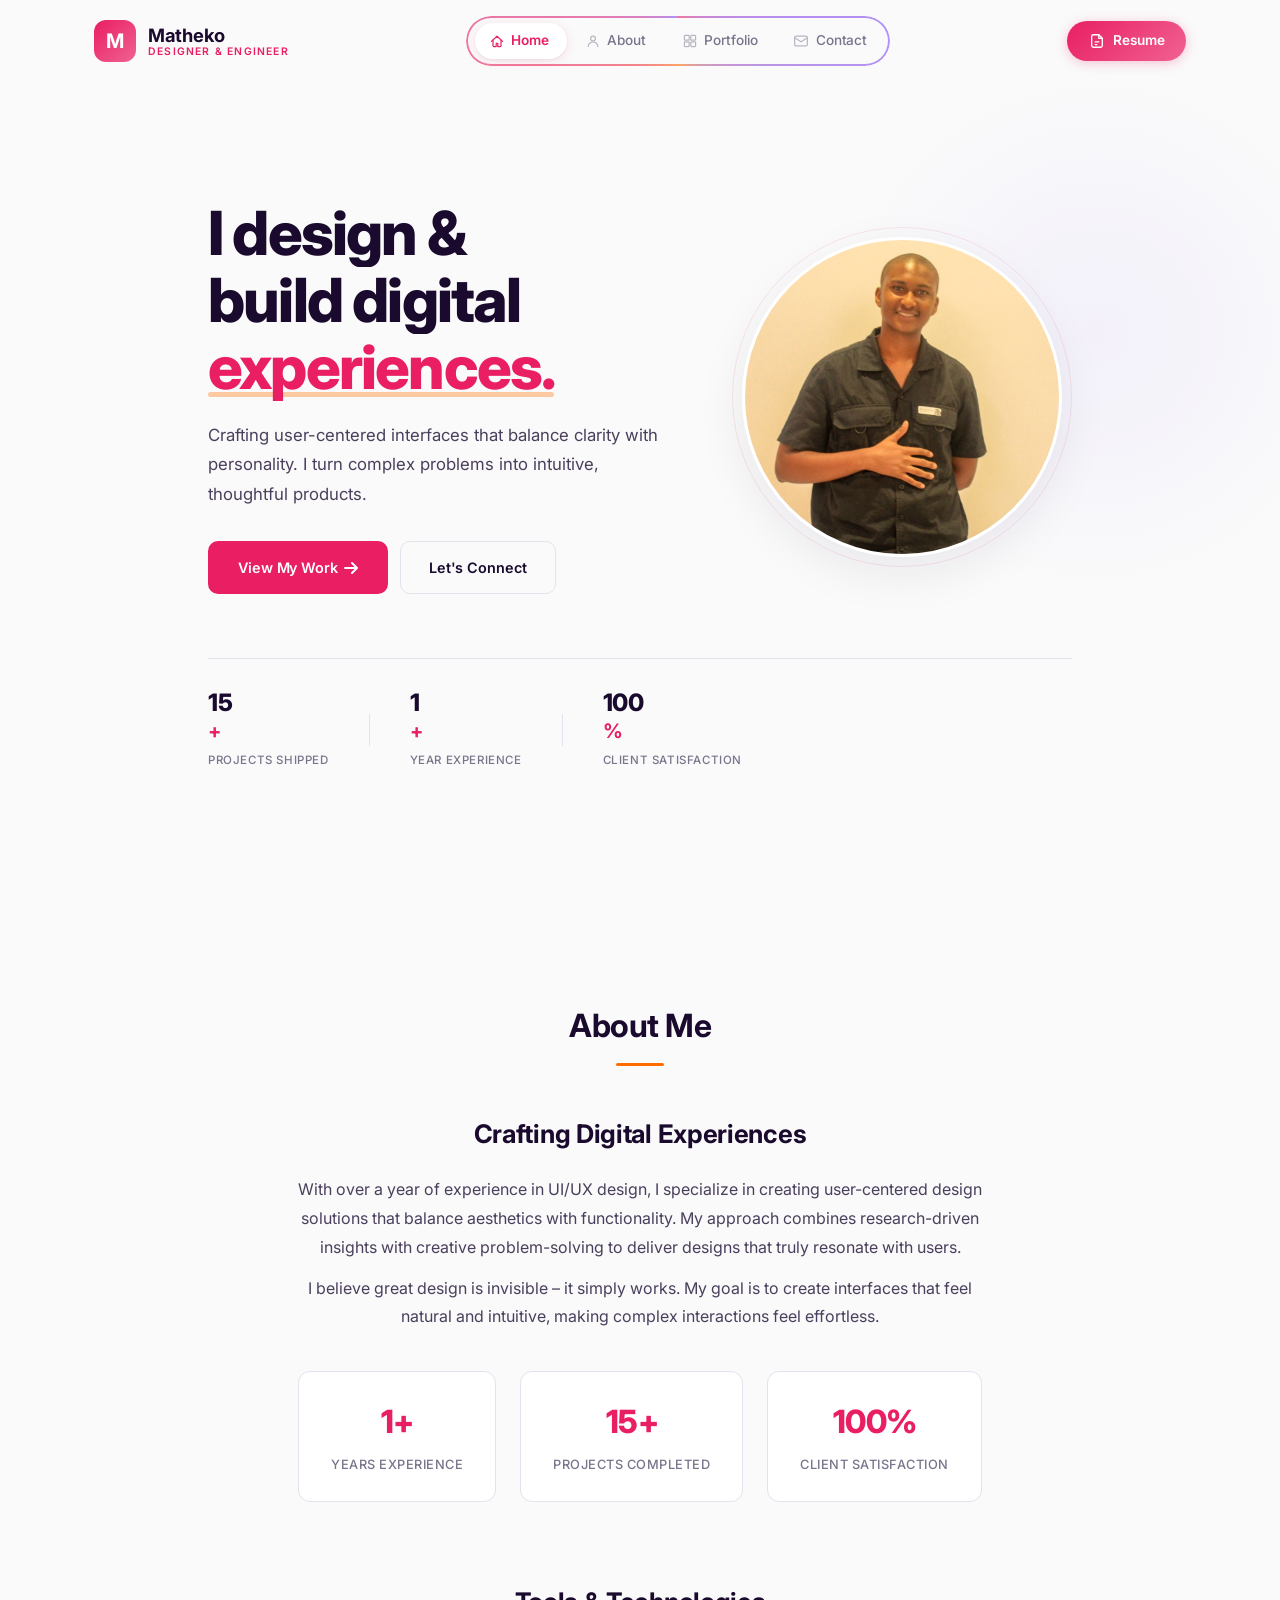
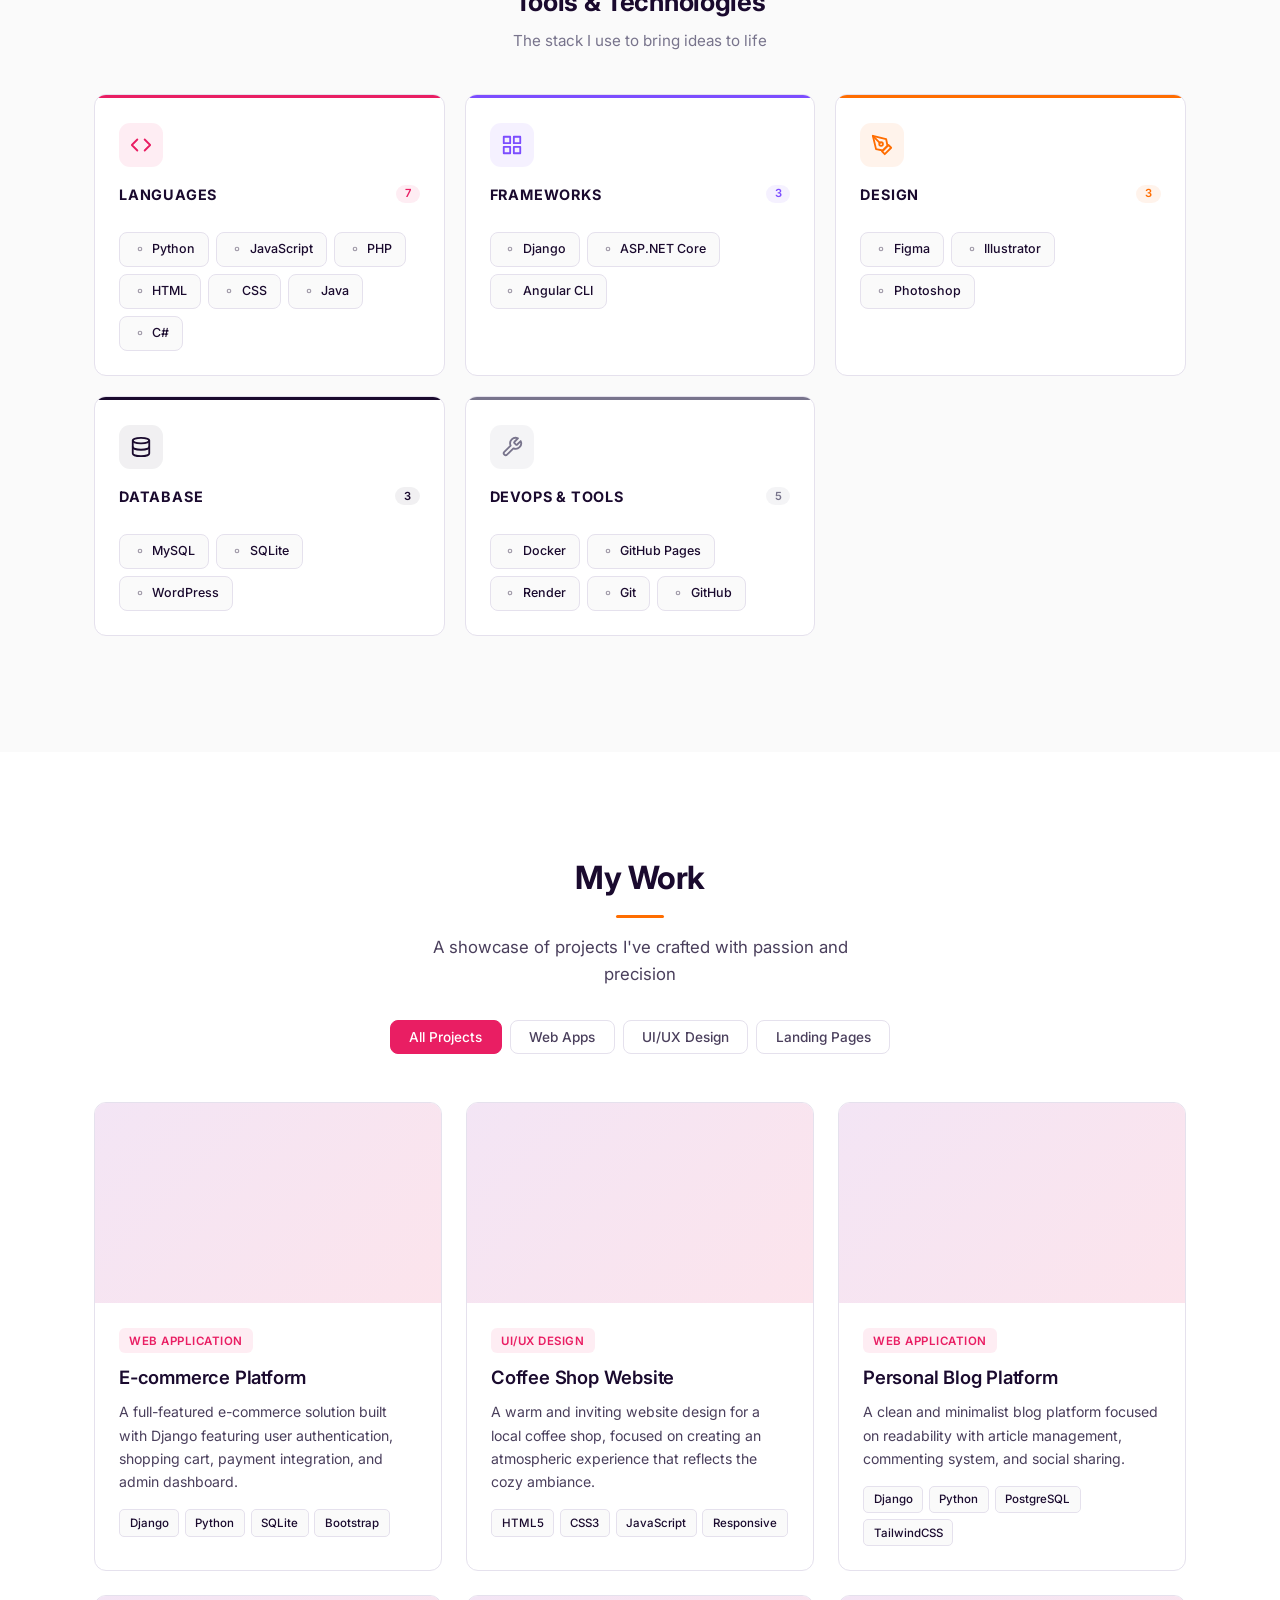
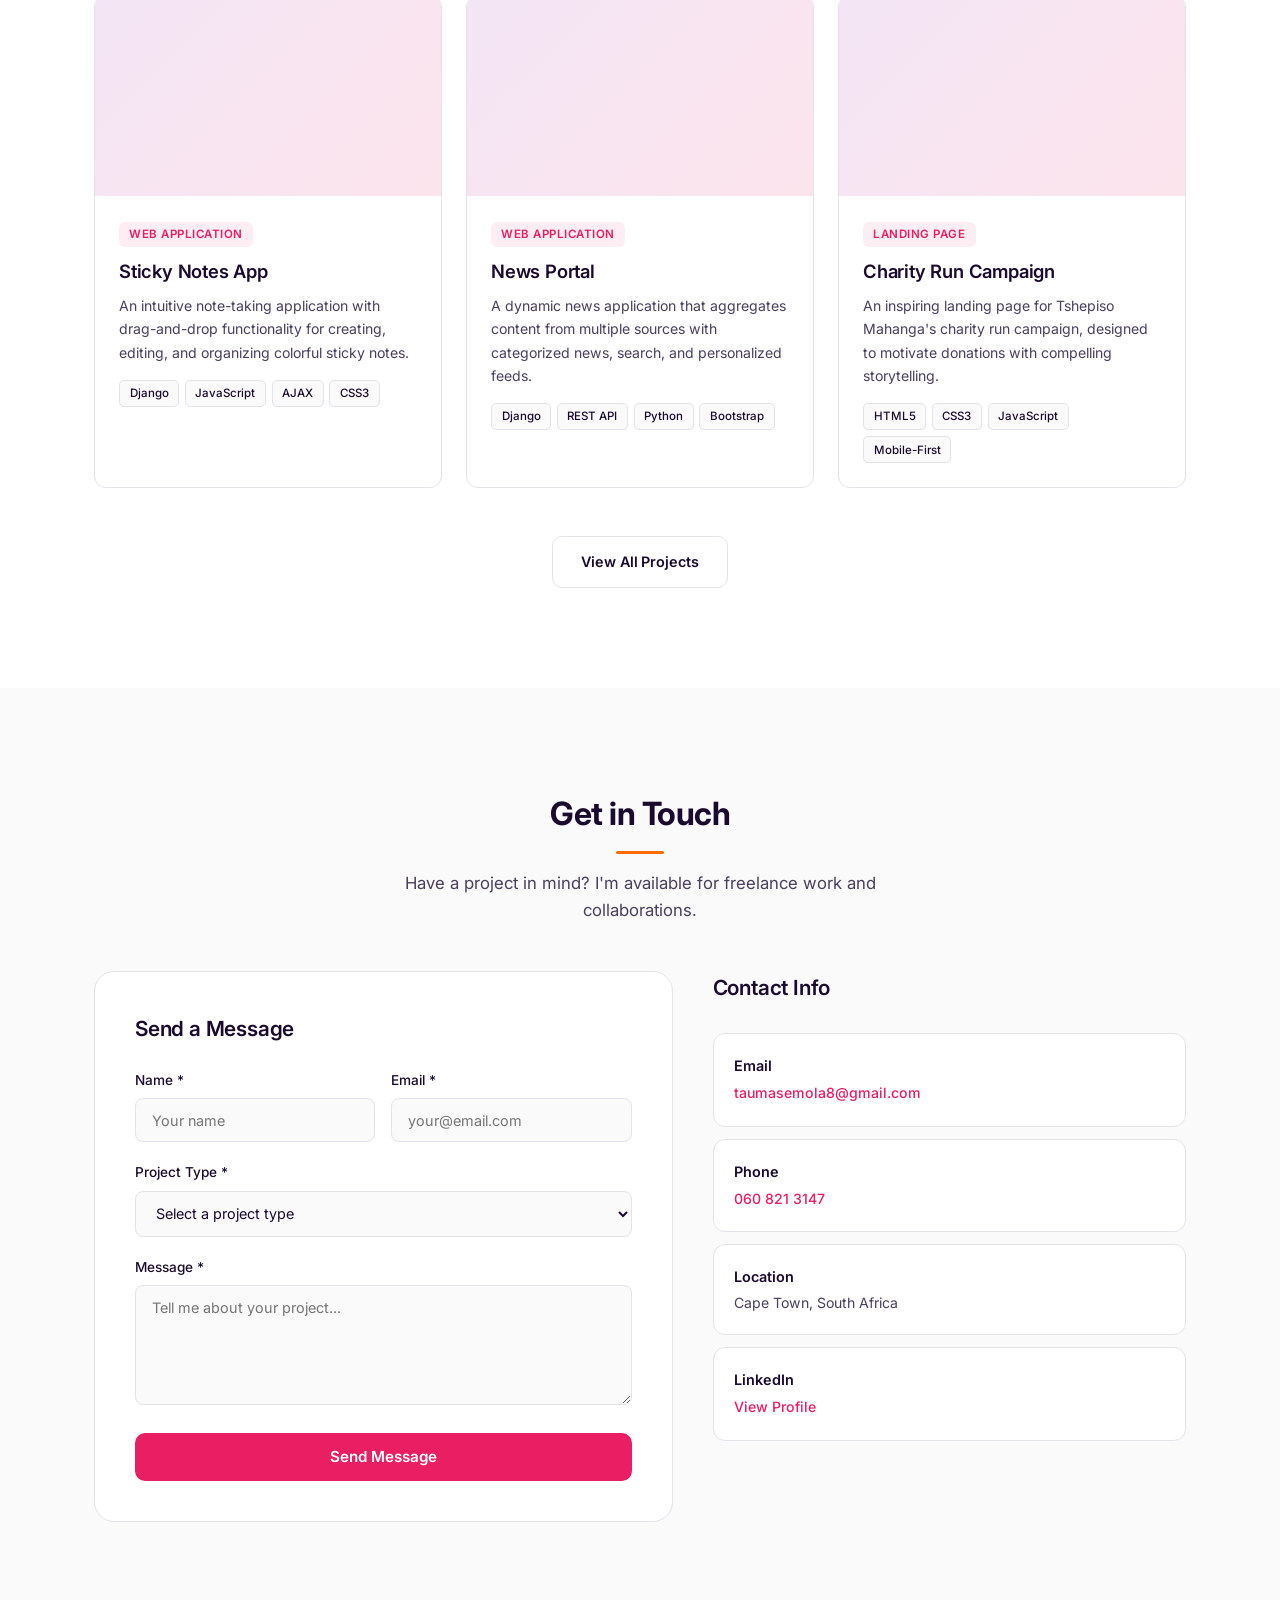
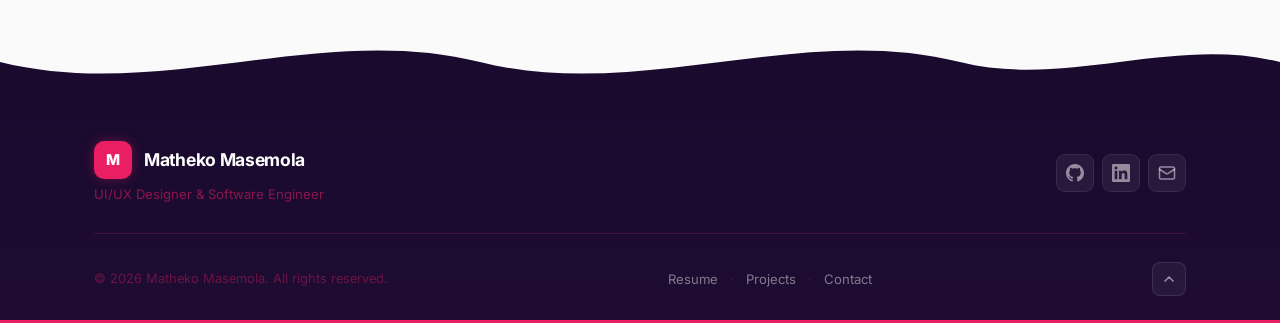
<file: index.html>
<!DOCTYPE html>
<html lang="en">
<head>
    <meta charset="UTF-8">
    <meta name="viewport" content="width=device-width, initial-scale=1.0">
    
    <!-- Primary Meta Tags -->
    <title>Matheko Masemola - UI/UX Designer & Software Engineer</title>
    <meta name="description" content="Matheko Masemola is a UI/UX Designer and Software Engineer based in Cape Town, South Africa. Specializing in user-centered design and full-stack development.">
    <meta name="author" content="Matheko Masemola">
    <meta name="robots" content="index, follow">
    
    <!-- Open Graph -->
    <meta property="og:type" content="website">
    <meta property="og:url" content="https://mathekotauu.github.io/git-task/">
    <meta property="og:title" content="Matheko Masemola - UI/UX Designer & Software Engineer">
    <meta property="og:description" content="UI/UX Designer and Software Engineer creating user-centered digital experiences. Based in Cape Town, South Africa.">
    <meta property="og:image" content="https://mathekotauu.github.io/git-task/media/portfolio-preview.png">
    
    <!-- Twitter Card -->
    <meta name="twitter:card" content="summary_large_image">
    <meta name="twitter:title" content="Matheko Masemola - UI/UX Designer & Software Engineer">
    <meta name="twitter:description" content="UI/UX Designer and Software Engineer creating user-centered digital experiences.">
    <meta name="twitter:image" content="https://mathekotauu.github.io/git-task/media/portfolio-preview.png">
    
    <!-- Canonical URL -->
    <link rel="canonical" href="https://mathekotauu.github.io/git-task/">
    
    <!-- Favicon -->
    <link rel="apple-touch-icon" sizes="180x180" href="favicon_io/apple-touch-icon.png">
    <link rel="icon" type="image/png" sizes="32x32" href="favicon_io/favicon-32x32.png">
    <link rel="icon" type="image/png" sizes="16x16" href="favicon_io/favicon-16x16.png">
    <link rel="manifest" href="favicon_io/site.webmanifest">
    
    <!-- Google Fonts -->
    <link rel="preconnect" href="https://fonts.googleapis.com">
    <link rel="preconnect" href="https://fonts.gstatic.com" crossorigin>
    <link href="https://fonts.googleapis.com/css2?family=Inter:wght@300;400;500;600;700;800&family=Space+Grotesk:wght@400;500;600;700&display=swap" rel="stylesheet">
    
    <!-- Stylesheet -->
    <link rel="stylesheet" href="styling_new.css">
    
    <!-- Structured Data -->
    <script type="application/ld+json">
    {
      "@context": "https://schema.org",
      "@type": "Person",
      "name": "Matheko Masemola",
      "jobTitle": "UI/UX Designer & Software Engineer",
      "url": "https://mathekotauu.github.io/git-task/",
      "sameAs": [
        "https://www.linkedin.com/in/matheko-masemola/",
        "https://github.com/MathekoTauu"
      ],
      "address": {
        "@type": "PostalAddress",
        "addressLocality": "Cape Town",
        "addressCountry": "South Africa"
      },
      "email": "taumasemola8@gmail.com",
      "description": "UI/UX Designer and Software Engineer specializing in user-centered design and full-stack development"
    }
    </script>
</head>
<body>
    <!-- Header -->
    <header>
        <nav class="container">
            <div class="logo-container">
                <a href="#home" class="logo">
                    <div class="logo-icon">
                        <span>M</span>
                        <div class="logo-pulse"></div>
                    </div>
                    <div class="logo-text">
                        <span class="name">Matheko</span>
                        <span class="title">Designer & Engineer</span>
                    </div>
                </a>
            </div>
            <ul class="nav-links" id="navLinks">
                <li><a href="#home" class="nav-link active" data-label="Home">
                    <svg class="nav-icon" viewBox="0 0 20 20" fill="none" stroke="currentColor" stroke-width="1.5" stroke-linecap="round" stroke-linejoin="round"><path d="M3 10.5L10 4l7 6.5"/><path d="M5 9v7a1 1 0 001 1h3v-4h2v4h3a1 1 0 001-1V9"/></svg>
                    <span>Home</span>
                </a></li>
                <li><a href="#about" class="nav-link" data-label="About">
                    <svg class="nav-icon" viewBox="0 0 20 20" fill="none" stroke="currentColor" stroke-width="1.5" stroke-linecap="round" stroke-linejoin="round"><circle cx="10" cy="7" r="3"/><path d="M4 17c0-3.3 2.7-6 6-6s6 2.7 6 6"/></svg>
                    <span>About</span>
                </a></li>
                <li><a href="#portfolio" class="nav-link" data-label="Portfolio">
                    <svg class="nav-icon" viewBox="0 0 20 20" fill="none" stroke="currentColor" stroke-width="1.5" stroke-linecap="round" stroke-linejoin="round"><rect x="3" y="3" width="6" height="6" rx="1"/><rect x="11" y="3" width="6" height="6" rx="1"/><rect x="3" y="11" width="6" height="6" rx="1"/><rect x="11" y="11" width="6" height="6" rx="1"/></svg>
                    <span>Portfolio</span>
                </a></li>
                <li><a href="#contact" class="nav-link" data-label="Contact">
                    <svg class="nav-icon" viewBox="0 0 20 20" fill="none" stroke="currentColor" stroke-width="1.5" stroke-linecap="round" stroke-linejoin="round"><rect x="2" y="4" width="16" height="12" rx="2"/><path d="M2 6l8 5 8-5"/></svg>
                    <span>Contact</span>
                </a></li>
                <div class="nav-indicator" id="navIndicator"></div>
            </ul>
            <div class="header-actions">
                <a href="Matheko Masemola CV.pdf" class="resume-btn" target="_blank">
                    <svg class="resume-icon" viewBox="0 0 18 18" fill="none" stroke="currentColor" stroke-width="1.5" stroke-linecap="round" stroke-linejoin="round"><path d="M11 2H5a2 2 0 00-2 2v10a2 2 0 002 2h8a2 2 0 002-2V6l-4-4z"/><path d="M11 2v4h4"/><path d="M7 10h4M7 13h2"/></svg>
                    <span class="btn-text">Resume</span>
                </a>
            </div>
            <button class="mobile-menu" id="mobileMenu" aria-label="Toggle menu">
                <div class="hamburger-box">
                    <div class="hamburger-line top"></div>
                    <div class="hamburger-line mid"></div>
                    <div class="hamburger-line bot"></div>
                </div>
            </button>
        </nav>
        <div class="scroll-progress" id="scrollProgress"></div>
    </header>

    <!-- Full-screen mobile overlay -->
    <div class="mobile-overlay" id="mobileOverlay">
        <div class="overlay-bg"></div>
        <div class="overlay-content">
            <ul class="overlay-nav">
                <li style="--i:0"><a href="#home" class="overlay-link">Home</a></li>
                <li style="--i:1"><a href="#about" class="overlay-link">About</a></li>
                <li style="--i:2"><a href="#portfolio" class="overlay-link">Portfolio</a></li>
                <li style="--i:3"><a href="#contact" class="overlay-link">Contact</a></li>
            </ul>
            <a href="Matheko Masemola CV.pdf" class="overlay-resume" target="_blank">Download Resume</a>
        </div>
    </div>

    <!-- Hero Section -->
    <section id="home" class="hero">
        <div class="hero-bg-accent"></div>
        <div class="container">
            <div class="hero-content">
                <div class="hero-text">
                    <h1 class="hero-title">
                        <span class="title-line"><span class="reveal">I design &</span></span>
                        <span class="title-line"><span class="reveal">build digital</span></span>
                        <span class="title-line"><span class="reveal accent">experiences.</span></span>
                    </h1>
                    <p class="hero-description">Crafting user-centered interfaces that balance clarity with personality. I turn complex problems into intuitive, thoughtful products.</p>
                    <div class="hero-actions">
                        <a href="#portfolio" class="btn-primary">
                            View My Work
                            <svg width="14" height="14" viewBox="0 0 14 14" fill="none" stroke="currentColor" stroke-width="2" stroke-linecap="round" stroke-linejoin="round"><path d="M1 7h12M8 2l5 5-5 5"/></svg>
                        </a>
                        <a href="#contact" class="btn-ghost">Let's Connect</a>
                    </div>
                </div>
                <div class="hero-visual">
                    <div class="photo-frame">
                        <img src="media/Matheko2.jpeg" alt="Matheko Masemola — UI/UX Designer and Software Engineer" class="profile-photo" loading="eager">
                        <div class="frame-ring"></div>
                    </div>
                </div>
            </div>
            <div class="hero-proof">
                <div class="proof-item">
                    <strong class="proof-number" data-target="15">0</strong><span class="proof-suffix">+</span>
                    <span class="proof-label">Projects Shipped</span>
                </div>
                <div class="proof-divider"></div>
                <div class="proof-item">
                    <strong class="proof-number" data-target="1">0</strong><span class="proof-suffix">+</span>
                    <span class="proof-label">Year Experience</span>
                </div>
                <div class="proof-divider"></div>
                <div class="proof-item">
                    <strong class="proof-number" data-target="100">0</strong><span class="proof-suffix">%</span>
                    <span class="proof-label">Client Satisfaction</span>
                </div>
            </div>
        </div>
    </section>

    <!-- About Section -->
    <section id="about" class="about">
        <div class="container">
            <div class="about-header">
                <h2 class="section-title">About Me</h2>
            </div>
            
            <div class="about-content">
                <div class="about-intro">
                    <div class="about-text">
                        <h3>Crafting Digital Experiences</h3>
                        <p>With over a year of experience in UI/UX design, I specialize in creating user-centered design solutions that balance aesthetics with functionality. My approach combines research-driven insights with creative problem-solving to deliver designs that truly resonate with users.</p>
                        <p>I believe great design is invisible – it simply works. My goal is to create interfaces that feel natural and intuitive, making complex interactions feel effortless.</p>
                        
                        <div class="about-highlights">
                            <div class="highlight-item">
                                <span class="highlight-number">1+</span>
                                <span class="highlight-label">Years Experience</span>
                            </div>
                            <div class="highlight-item">
                                <span class="highlight-number">15+</span>
                                <span class="highlight-label">Projects Completed</span>
                            </div>
                            <div class="highlight-item">
                                <span class="highlight-number">100%</span>
                                <span class="highlight-label">Client Satisfaction</span>
                            </div>
                        </div>
                    </div>
                </div>

                <!-- Tools & Technologies -->
                <div class="skills-expertise">
                    <div class="tech-section">
                        <div class="section-header">
                            <h3 class="tech-section-title">Tools & Technologies</h3>
                            <p class="tech-section-subtitle">The stack I use to bring ideas to life</p>
                        </div>

                        <div class="tech-grid">
                            <!-- Languages -->
                            <div class="tech-category" data-accent="secondary">
                                <div class="category-icon-wrap" aria-hidden="true">
                                    <svg width="22" height="22" viewBox="0 0 24 24" fill="none" stroke="currentColor" stroke-width="2" stroke-linecap="round" stroke-linejoin="round"><polyline points="16 18 22 12 16 6"/><polyline points="8 6 2 12 8 18"/></svg>
                                </div>
                                <div class="category-header">
                                    <h4 class="category-title">Languages</h4>
                                    <span class="category-count">7</span>
                                </div>
                                <div class="tech-items">
                                    <span class="tech-badge"><svg width="14" height="14" viewBox="0 0 24 24" fill="none" stroke="currentColor" stroke-width="2"><circle cx="12" cy="12" r="3"/></svg>Python</span>
                                    <span class="tech-badge"><svg width="14" height="14" viewBox="0 0 24 24" fill="none" stroke="currentColor" stroke-width="2"><circle cx="12" cy="12" r="3"/></svg>JavaScript</span>
                                    <span class="tech-badge"><svg width="14" height="14" viewBox="0 0 24 24" fill="none" stroke="currentColor" stroke-width="2"><circle cx="12" cy="12" r="3"/></svg>PHP</span>
                                    <span class="tech-badge"><svg width="14" height="14" viewBox="0 0 24 24" fill="none" stroke="currentColor" stroke-width="2"><circle cx="12" cy="12" r="3"/></svg>HTML</span>
                                    <span class="tech-badge"><svg width="14" height="14" viewBox="0 0 24 24" fill="none" stroke="currentColor" stroke-width="2"><circle cx="12" cy="12" r="3"/></svg>CSS</span>
                                    <span class="tech-badge"><svg width="14" height="14" viewBox="0 0 24 24" fill="none" stroke="currentColor" stroke-width="2"><circle cx="12" cy="12" r="3"/></svg>Java</span>
                                    <span class="tech-badge"><svg width="14" height="14" viewBox="0 0 24 24" fill="none" stroke="currentColor" stroke-width="2"><circle cx="12" cy="12" r="3"/></svg>C#</span>
                                </div>
                            </div>

                            <!-- Frameworks -->
                            <div class="tech-category" data-accent="accent2">
                                <div class="category-icon-wrap" aria-hidden="true">
                                    <svg width="22" height="22" viewBox="0 0 24 24" fill="none" stroke="currentColor" stroke-width="2" stroke-linecap="round" stroke-linejoin="round"><rect x="3" y="3" width="7" height="7"/><rect x="14" y="3" width="7" height="7"/><rect x="14" y="14" width="7" height="7"/><rect x="3" y="14" width="7" height="7"/></svg>
                                </div>
                                <div class="category-header">
                                    <h4 class="category-title">Frameworks</h4>
                                    <span class="category-count">3</span>
                                </div>
                                <div class="tech-items">
                                    <span class="tech-badge"><svg width="14" height="14" viewBox="0 0 24 24" fill="none" stroke="currentColor" stroke-width="2"><circle cx="12" cy="12" r="3"/></svg>Django</span>
                                    <span class="tech-badge"><svg width="14" height="14" viewBox="0 0 24 24" fill="none" stroke="currentColor" stroke-width="2"><circle cx="12" cy="12" r="3"/></svg>ASP.NET Core</span>
                                    <span class="tech-badge"><svg width="14" height="14" viewBox="0 0 24 24" fill="none" stroke="currentColor" stroke-width="2"><circle cx="12" cy="12" r="3"/></svg>Angular CLI</span>
                                </div>
                            </div>

                            <!-- Design -->
                            <div class="tech-category" data-accent="accent1">
                                <div class="category-icon-wrap" aria-hidden="true">
                                    <svg width="22" height="22" viewBox="0 0 24 24" fill="none" stroke="currentColor" stroke-width="2" stroke-linecap="round" stroke-linejoin="round"><path d="M12 19l7-7 3 3-7 7-3-3z"/><path d="M18 13l-1.5-7.5L2 2l3.5 14.5L13 18l5-5z"/><path d="M2 2l7.586 7.586"/><circle cx="11" cy="11" r="2"/></svg>
                                </div>
                                <div class="category-header">
                                    <h4 class="category-title">Design</h4>
                                    <span class="category-count">3</span>
                                </div>
                                <div class="tech-items">
                                    <span class="tech-badge"><svg width="14" height="14" viewBox="0 0 24 24" fill="none" stroke="currentColor" stroke-width="2"><circle cx="12" cy="12" r="3"/></svg>Figma</span>
                                    <span class="tech-badge"><svg width="14" height="14" viewBox="0 0 24 24" fill="none" stroke="currentColor" stroke-width="2"><circle cx="12" cy="12" r="3"/></svg>Illustrator</span>
                                    <span class="tech-badge"><svg width="14" height="14" viewBox="0 0 24 24" fill="none" stroke="currentColor" stroke-width="2"><circle cx="12" cy="12" r="3"/></svg>Photoshop</span>
                                </div>
                            </div>

                            <!-- Database -->
                            <div class="tech-category" data-accent="primary">
                                <div class="category-icon-wrap" aria-hidden="true">
                                    <svg width="22" height="22" viewBox="0 0 24 24" fill="none" stroke="currentColor" stroke-width="2" stroke-linecap="round" stroke-linejoin="round"><ellipse cx="12" cy="5" rx="9" ry="3"/><path d="M21 12c0 1.66-4 3-9 3s-9-1.34-9-3"/><path d="M3 5v14c0 1.66 4 3 9 3s9-1.34 9-3V5"/></svg>
                                </div>
                                <div class="category-header">
                                    <h4 class="category-title">Database</h4>
                                    <span class="category-count">3</span>
                                </div>
                                <div class="tech-items">
                                    <span class="tech-badge"><svg width="14" height="14" viewBox="0 0 24 24" fill="none" stroke="currentColor" stroke-width="2"><circle cx="12" cy="12" r="3"/></svg>MySQL</span>
                                    <span class="tech-badge"><svg width="14" height="14" viewBox="0 0 24 24" fill="none" stroke="currentColor" stroke-width="2"><circle cx="12" cy="12" r="3"/></svg>SQLite</span>
                                    <span class="tech-badge"><svg width="14" height="14" viewBox="0 0 24 24" fill="none" stroke="currentColor" stroke-width="2"><circle cx="12" cy="12" r="3"/></svg>WordPress</span>
                                </div>
                            </div>

                            <!-- DevOps -->
                            <div class="tech-category" data-accent="neutral">
                                <div class="category-icon-wrap" aria-hidden="true">
                                    <svg width="22" height="22" viewBox="0 0 24 24" fill="none" stroke="currentColor" stroke-width="2" stroke-linecap="round" stroke-linejoin="round"><path d="M14.7 6.3a1 1 0 0 0 0 1.4l1.6 1.6a1 1 0 0 0 1.4 0l3.77-3.77a6 6 0 0 1-7.94 7.94l-6.91 6.91a2.12 2.12 0 0 1-3-3l6.91-6.91a6 6 0 0 1 7.94-7.94l-3.76 3.76z"/></svg>
                                </div>
                                <div class="category-header">
                                    <h4 class="category-title">DevOps & Tools</h4>
                                    <span class="category-count">5</span>
                                </div>
                                <div class="tech-items">
                                    <span class="tech-badge"><svg width="14" height="14" viewBox="0 0 24 24" fill="none" stroke="currentColor" stroke-width="2"><circle cx="12" cy="12" r="3"/></svg>Docker</span>
                                    <span class="tech-badge"><svg width="14" height="14" viewBox="0 0 24 24" fill="none" stroke="currentColor" stroke-width="2"><circle cx="12" cy="12" r="3"/></svg>GitHub Pages</span>
                                    <span class="tech-badge"><svg width="14" height="14" viewBox="0 0 24 24" fill="none" stroke="currentColor" stroke-width="2"><circle cx="12" cy="12" r="3"/></svg>Render</span>
                                    <span class="tech-badge"><svg width="14" height="14" viewBox="0 0 24 24" fill="none" stroke="currentColor" stroke-width="2"><circle cx="12" cy="12" r="3"/></svg>Git</span>
                                    <span class="tech-badge"><svg width="14" height="14" viewBox="0 0 24 24" fill="none" stroke="currentColor" stroke-width="2"><circle cx="12" cy="12" r="3"/></svg>GitHub</span>
                                </div>
                            </div>
                        </div>
                    </div>
                </div>
            </div>
        </div>
    </section>

    <!-- Portfolio Section -->
    <section id="portfolio" class="portfolio">
        <div class="container">
            <div class="portfolio-header">
                <h2 class="section-title">My Work</h2>
                <p class="portfolio-subtitle">A showcase of projects I've crafted with passion and precision</p>
                <div class="portfolio-filters">
                    <button class="filter-btn active" data-filter="all">All Projects</button>
                    <button class="filter-btn" data-filter="web">Web Apps</button>
                    <button class="filter-btn" data-filter="design">UI/UX Design</button>
                    <button class="filter-btn" data-filter="landing">Landing Pages</button>
                </div>
            </div>
            <div class="portfolio-grid">
                <div class="portfolio-item" data-category="web" data-github="django-ecommerce">
                    <div class="portfolio-image">
                        <div class="portfolio-img"></div>
                        <div class="portfolio-overlay">
                            <div class="project-links">
                                <a href="https://github.com/MathekoTauu/Trade_hub" class="project-btn live-btn" title="View Live Site">
                                    <span class="btn-text">Live Demo</span>
                                </a>
                                <a href="https://github.com/MathekoTauu/Trade_hub" class="project-btn github-btn" target="_blank" title="View on GitHub">
                                    <span class="btn-text">GitHub</span>
                                </a>
                            </div>
                        </div>
                    </div>
                    <div class="portfolio-content">
                        <div class="project-category">Web Application</div>
                        <h3>E-commerce Platform</h3>
                        <p>A full-featured e-commerce solution built with Django featuring user authentication, shopping cart, payment integration, and admin dashboard.</p>
                        <div class="tech-stack">
                            <span class="tech-tag">Django</span>
                            <span class="tech-tag">Python</span>
                            <span class="tech-tag">SQLite</span>
                            <span class="tech-tag">Bootstrap</span>
                        </div>
                    </div>
                </div>
                
                <div class="portfolio-item" data-category="design" data-github="coffee-shop-design">
                    <div class="portfolio-image">
                        <div class="portfolio-img"></div>
                        <div class="portfolio-overlay">
                            <div class="project-links">
                                <a href="https://github.com/MathekoTauu/Coffee-Shop" class="project-btn live-btn" title="View Live Site">
                                    <span class="btn-text">Live Demo</span>
                                </a>
                                <a href="https://github.com/MathekoTauu/Coffee-Shop" class="project-btn github-btn" target="_blank" title="View on GitHub">
                                    <span class="btn-text">GitHub</span>
                                </a>
                            </div>
                        </div>
                    </div>
                    <div class="portfolio-content">
                        <div class="project-category">UI/UX Design</div>
                        <h3>Coffee Shop Website</h3>
                        <p>A warm and inviting website design for a local coffee shop, focused on creating an atmospheric experience that reflects the cozy ambiance.</p>
                        <div class="tech-stack">
                            <span class="tech-tag">HTML5</span>
                            <span class="tech-tag">CSS3</span>
                            <span class="tech-tag">JavaScript</span>
                            <span class="tech-tag">Responsive</span>
                        </div>
                    </div>
                </div>
                
                <div class="portfolio-item" data-category="web" data-github="blog-website">
                    <div class="portfolio-image">
                        <div class="portfolio-img"></div>
                        <div class="portfolio-overlay">
                            <div class="project-links">
                                <a href="#" class="project-btn live-btn" title="View Live Site">
                                    <span class="btn-text">Live Demo</span>
                                </a>
                                <a href="https://github.com/MathekoTauu/blog-website" class="project-btn github-btn" target="_blank" title="View on GitHub">
                                    <span class="btn-text">GitHub</span>
                                </a>
                            </div>
                        </div>
                    </div>
                    <div class="portfolio-content">
                        <div class="project-category">Web Application</div>
                        <h3>Personal Blog Platform</h3>
                        <p>A clean and minimalist blog platform focused on readability with article management, commenting system, and social sharing.</p>
                        <div class="tech-stack">
                            <span class="tech-tag">Django</span>
                            <span class="tech-tag">Python</span>
                            <span class="tech-tag">PostgreSQL</span>
                            <span class="tech-tag">TailwindCSS</span>
                        </div>
                    </div>
                </div>
                
                <div class="portfolio-item" data-category="web" data-github="sticky-notes-app">
                    <div class="portfolio-image">
                        <div class="portfolio-img"></div>
                        <div class="portfolio-overlay">
                            <div class="project-links">
                                <a href="https://github.com/MathekoTauu/Sticky-notes-Appication" class="project-btn live-btn" title="View Live Site">
                                    <span class="btn-text">Live Demo</span>
                                </a>
                                <a href="https://github.com/MathekoTauu/Sticky-notes-Appication" class="project-btn github-btn" target="_blank" title="View on GitHub">
                                    <span class="btn-text">GitHub</span>
                                </a>
                            </div>
                        </div>
                    </div>
                    <div class="portfolio-content">
                        <div class="project-category">Web Application</div>
                        <h3>Sticky Notes App</h3>
                        <p>An intuitive note-taking application with drag-and-drop functionality for creating, editing, and organizing colorful sticky notes.</p>
                        <div class="tech-stack">
                            <span class="tech-tag">Django</span>
                            <span class="tech-tag">JavaScript</span>
                            <span class="tech-tag">AJAX</span>
                            <span class="tech-tag">CSS3</span>
                        </div>
                    </div>
                </div>
                
                <div class="portfolio-item" data-category="web" data-github="news-application">
                    <div class="portfolio-image">
                        <div class="portfolio-img"></div>
                        <div class="portfolio-overlay">
                            <div class="project-links">
                                <a href="https://github.com/MathekoTauu/News_hub" class="project-btn live-btn" title="View Live Site">
                                    <span class="btn-text">Live Demo</span>
                                </a>
                                <a href="https://github.com/MathekoTauu/News_hub" class="project-btn github-btn" target="_blank" title="View on GitHub">
                                    <span class="btn-text">GitHub</span>
                                </a>
                            </div>
                        </div>
                    </div>
                    <div class="portfolio-content">
                        <div class="project-category">Web Application</div>
                        <h3>News Portal</h3>
                        <p>A dynamic news application that aggregates content from multiple sources with categorized news, search, and personalized feeds.</p>
                        <div class="tech-stack">
                            <span class="tech-tag">Django</span>
                            <span class="tech-tag">REST API</span>
                            <span class="tech-tag">Python</span>
                            <span class="tech-tag">Bootstrap</span>
                        </div>
                    </div>
                </div>
                
                <div class="portfolio-item" data-category="landing" data-github="tshepiso-mahanga-landing">
                    <div class="portfolio-image">
                        <div class="portfolio-img"></div>
                        <div class="portfolio-overlay">
                            <div class="project-links">
                                <a href="https://thegritrunner.co.za/" class="project-btn live-btn" title="View Live Site">
                                    <span class="btn-text">Live Demo</span>
                                </a>
                                <a href="https://thegritrunner.co.za/" class="project-btn github-btn" target="_blank" title="View on GitHub">
                                    <span class="btn-text">GitHub</span>
                                </a>
                            </div>
                        </div>
                    </div>
                    <div class="portfolio-content">
                        <div class="project-category">Landing Page</div>
                        <h3>Charity Run Campaign</h3>
                        <p>An inspiring landing page for Tshepiso Mahanga's charity run campaign, designed to motivate donations with compelling storytelling.</p>
                        <div class="tech-stack">
                            <span class="tech-tag">HTML5</span>
                            <span class="tech-tag">CSS3</span>
                            <span class="tech-tag">JavaScript</span>
                            <span class="tech-tag">Mobile-First</span>
                        </div>
                    </div>
                </div>
            </div>
            <div class="portfolio-actions">
                <a href="projects.html" class="cta-button secondary">View All Projects</a>
            </div>
        </div>
    </section>

    <!-- Contact Section -->
    <section id="contact" class="contact">
        <div class="container">
            <div class="contact-header">
                <h2 class="section-title">Get in Touch</h2>
                <p class="contact-subtitle">Have a project in mind? I'm available for freelance work and collaborations.</p>
            </div>
            <div class="contact-content">
                <div class="contact-form-container">
                    <div class="form-header">
                        <h3>Send a Message</h3>
                    </div>
                    <form class="contact-form" id="contactForm" action="https://formspree.io/f/mjkpnavr" method="POST">
                        <div class="form-row">
                            <div class="form-group">
                                <label for="name">Name *</label>
                                <input type="text" id="name" name="name" placeholder="Your name" required>
                            </div>
                            <div class="form-group">
                                <label for="email">Email *</label>
                                <input type="email" id="email" name="email" placeholder="your@email.com" required>
                            </div>
                        </div>
                        <div class="form-group">
                            <label for="subject">Project Type *</label>
                            <select id="subject" name="subject" required>
                                <option value="">Select a project type</option>
                                <option value="ui-ux-project">UI/UX Design</option>
                                <option value="web-development">Web Development</option>
                                <option value="full-stack">Full-Stack Application</option>
                                <option value="consultation">Design Consultation</option>
                                <option value="collaboration">Collaboration</option>
                                <option value="other">Other</option>
                            </select>
                        </div>
                        <div class="form-group">
                            <label for="message">Message *</label>
                            <textarea id="message" name="message" rows="5" placeholder="Tell me about your project..." required></textarea>
                        </div>
                        <button type="submit" class="submit-btn">
                            <span class="btn-text">Send Message</span>
                        </button>
                        <div id="form-status" class="form-status" style="display:none;"></div>
                    </form>
                </div>
                
                <div class="contact-info">
                    <div class="info-header">
                        <h3>Contact Info</h3>
                    </div>
                    
                    <div class="contact-methods">
                        <div class="contact-item">
                            <div class="contact-details">
                                <h4>Email</h4>
                                <a href="mailto:taumasemola8@gmail.com" class="contact-link">taumasemola8@gmail.com</a>
                            </div>
                        </div>
                        
                        <div class="contact-item">
                            <div class="contact-details">
                                <h4>Phone</h4>
                                <a href="tel:+27608213147" class="contact-link">060 821 3147</a>
                            </div>
                        </div>
                        
                        <div class="contact-item">
                            <div class="contact-details">
                                <h4>Location</h4>
                                <p>Cape Town, South Africa</p>
                            </div>
                        </div>
                        
                        <div class="contact-item">
                            <div class="contact-details">
                                <h4>LinkedIn</h4>
                                <a href="https://www.linkedin.com/in/matheko-masemola/" target="_blank" class="contact-link">View Profile</a>
                            </div>
                        </div>
                    </div>
                </div>
            </div>
        </div>
    </section>

    <!-- Footer -->
    <footer class="footer">
        <div class="footer-wave">
            <svg viewBox="0 0 1440 120" preserveAspectRatio="none" xmlns="http://www.w3.org/2000/svg">
                <path d="M0,60 C180,120 360,0 540,60 C720,120 900,0 1080,60 C1200,100 1320,20 1440,60 L1440,120 L0,120 Z" />
            </svg>
        </div>
        <div class="footer-body">
            <div class="container">
                <div class="footer-content">
                    <div class="footer-top">
                        <div class="footer-brand">
                            <div class="footer-logo">
                                <div class="logo-icon">M</div>
                                <span class="brand-name">Matheko Masemola</span>
                            </div>
                            <p class="footer-tagline">UI/UX Designer & Software Engineer</p>
                        </div>
                        <div class="footer-social">
                            <a href="https://github.com/MathekoTauu" target="_blank" class="social-link" aria-label="GitHub">
                                <svg width="18" height="18" viewBox="0 0 24 24" fill="currentColor"><path d="M12 0c-6.626 0-12 5.373-12 12 0 5.302 3.438 9.8 8.207 11.387.599.111.793-.261.793-.577v-2.234c-3.338.726-4.033-1.416-4.033-1.416-.546-1.387-1.333-1.756-1.333-1.756-1.089-.745.083-.729.083-.729 1.205.084 1.839 1.237 1.839 1.237 1.07 1.834 2.807 1.304 3.492.997.107-.775.418-1.305.762-1.604-2.665-.305-5.467-1.334-5.467-5.931 0-1.311.469-2.381 1.236-3.221-.124-.303-.535-1.524.117-3.176 0 0 1.008-.322 3.301 1.23.957-.266 1.983-.399 3.003-.404 1.02.005 2.047.138 3.006.404 2.291-1.552 3.297-1.23 3.297-1.23.653 1.653.242 2.874.118 3.176.77.84 1.235 1.911 1.235 3.221 0 4.609-2.807 5.624-5.479 5.921.43.372.823 1.102.823 2.222v3.293c0 .319.192.694.801.576 4.765-1.589 8.199-6.086 8.199-11.386 0-6.627-5.373-12-12-12z"/></svg>
                            </a>
                            <a href="https://www.linkedin.com/in/matheko-masemola/" target="_blank" class="social-link" aria-label="LinkedIn">
                                <svg width="18" height="18" viewBox="0 0 24 24" fill="currentColor"><path d="M20.447 20.452h-3.554v-5.569c0-1.328-.027-3.037-1.852-3.037-1.853 0-2.136 1.445-2.136 2.939v5.667H9.351V9h3.414v1.561h.046c.477-.9 1.637-1.85 3.37-1.85 3.601 0 4.267 2.37 4.267 5.455v6.286zM5.337 7.433c-1.144 0-2.063-.926-2.063-2.065 0-1.138.92-2.063 2.063-2.063 1.14 0 2.064.925 2.064 2.063 0 1.139-.925 2.065-2.064 2.065zm1.782 13.019H3.555V9h3.564v11.452zM22.225 0H1.771C.792 0 0 .774 0 1.729v20.542C0 23.227.792 24 1.771 24h20.451C23.2 24 24 23.227 24 22.271V1.729C24 .774 23.2 0 22.222 0h.003z"/></svg>
                            </a>
                            <a href="mailto:taumasemola8@gmail.com" class="social-link" aria-label="Email">
                                <svg width="18" height="18" viewBox="0 0 24 24" fill="none" stroke="currentColor" stroke-width="2" stroke-linecap="round" stroke-linejoin="round"><rect width="20" height="16" x="2" y="4" rx="2"/><path d="m22 7-8.97 5.7a1.94 1.94 0 0 1-2.06 0L2 7"/></svg>
                            </a>
                        </div>
                    </div>
                    <div class="footer-bottom">
                        <p class="copyright">&copy; 2026 Matheko Masemola. All rights reserved.</p>
                        <div class="footer-links">
                            <a href="Matheko Masemola CV.pdf" target="_blank">Resume</a>
                            <span class="divider">&middot;</span>
                            <a href="projects.html">Projects</a>
                            <span class="divider">&middot;</span>
                            <a href="#contact">Contact</a>
                        </div>
                        <button class="back-to-top" onclick="window.scrollTo({top:0,behavior:'smooth'})" aria-label="Back to top">
                            <svg width="16" height="16" viewBox="0 0 24 24" fill="none" stroke="currentColor" stroke-width="2.5" stroke-linecap="round" stroke-linejoin="round"><path d="m18 15-6-6-6 6"/></svg>
                        </button>
                    </div>
                </div>
            </div>
        </div>
    </footer>
    <script src="script.js"></script>
</body>
</html>
</file>
<file: styling_new.css>
/* ══════════════════════════════════
   REDESIGN — Matheko Masemola Portfolio
   Color Palette — Bold & Creative
   ──────────────────────────────────
   Primary    #1A0A2E  deep indigo   (text & headers)
   Secondary  #E91E63  hot magenta   (buttons, links, highlights)
   Accent 1   #FF6D00  vivid orange  (CTAs, hover states)
   Accent 2   #7C4DFF  electric purple (creative highlights, icons)
   Background #FAFAFA  clean canvas
   Neutral    #78748C  muted lavender (dividers, borders, muted text)
   ══════════════════════════════════ */

@import url('https://fonts.googleapis.com/css2?family=Inter:wght@300;400;500;600;700;800&display=swap');

/* ──────────────────────────────────
   Reset & Variables
────────────────────────────────── */
*,
*::before,
*::after {
    margin: 0;
    padding: 0;
    box-sizing: border-box;
}

:root {
    --primary: #1A0A2E;
    --secondary: #E91E63;
    --accent1: #FF6D00;
    --accent2: #7C4DFF;
    --bg: #FAFAFA;
    --neutral: #78748C;
    --white: #FFFFFF;
    --text-dark: #1A0A2E;
    --text-light: #4A3F5C;
    --text-muted: #78748C;
    --border: #E5E1ED;
    --card-shadow: 0 2px 16px rgba(26, 10, 46, 0.06);
    --card-shadow-hover: 0 12px 40px rgba(26, 10, 46, 0.1);
    --radius: 12px;
    --radius-lg: 20px;
    --transition: 0.3s cubic-bezier(0.4, 0, 0.2, 1);
}

html {
    scroll-behavior: smooth;
}

body {
    font-family: 'Inter', -apple-system, BlinkMacSystemFont, 'Segoe UI', sans-serif;
    line-height: 1.6;
    color: var(--text-dark);
    background-color: var(--bg);
    -webkit-font-smoothing: antialiased;
    -moz-osx-font-smoothing: grayscale;
}

.container {
    max-width: 1140px;
    margin: 0 auto;
    padding: 0 24px;
}

/* ──────────────────────────────────
   Header — Creative Floating Nav
────────────────────────────────── */
header {
    position: fixed;
    width: 100%;
    top: 0;
    z-index: 1000;
    padding: 1rem 0;
    transition: padding 0.4s cubic-bezier(0.4, 0, 0.2, 1),
                background 0.4s cubic-bezier(0.4, 0, 0.2, 1);
    background: transparent;
}

header.scrolled {
    padding: 0.5rem 0;
    background: rgba(255, 255, 255, 0.85);
    backdrop-filter: blur(24px);
    -webkit-backdrop-filter: blur(24px);
    box-shadow: 0 4px 30px rgba(26, 10, 46, 0.07);
}

nav {
    display: flex;
    justify-content: space-between;
    align-items: center;
}

/* ── Logo ── */
.logo-container {
    display: flex;
    align-items: center;
}

.logo {
    display: flex;
    align-items: center;
    gap: 0.75rem;
    text-decoration: none;
}

.logo-icon {
    width: 42px;
    height: 42px;
    background: linear-gradient(135deg, var(--secondary) 0%, #f06292 100%);
    color: var(--white);
    border-radius: 12px;
    display: flex;
    align-items: center;
    justify-content: center;
    font-size: 1.25rem;
    font-weight: 700;
    letter-spacing: -0.5px;
    position: relative;
    overflow: hidden;
    transition: transform 0.3s ease, border-radius 0.4s ease;
}

.logo-icon span {
    position: relative;
    z-index: 2;
}

.logo-pulse {
    position: absolute;
    inset: 0;
    border-radius: inherit;
    background: linear-gradient(135deg, var(--secondary) 0%, var(--accent1) 100%);
    opacity: 0;
    transition: opacity 0.4s ease;
    z-index: 1;
}

.logo:hover .logo-icon {
    transform: scale(1.08) rotate(-4deg);
    border-radius: 14px;
}

.logo:hover .logo-pulse {
    opacity: 1;
}

.logo-text {
    display: flex;
    flex-direction: column;
    line-height: 1.2;
}

.logo-text .name {
    font-size: 1.15rem;
    font-weight: 700;
    color: var(--text-dark);
    letter-spacing: -0.3px;
}

.logo-text .title {
    font-size: 0.65rem;
    color: var(--secondary);
    font-weight: 600;
    text-transform: uppercase;
    letter-spacing: 1.2px;
}

/* ── Animated Gradient Border Keyframe ── */
@property --border-angle {
    syntax: "<angle>";
    initial-value: 0deg;
    inherits: false;
}

@keyframes rotateBorder {
    to { --border-angle: 360deg; }
}

/* ── Nav Links — Floating Pill with Animated Border ── */
.nav-links {
    display: flex;
    list-style: none;
    gap: 0.25rem;
    align-items: center;
    position: relative;
    background: rgba(250, 250, 250, 0.92);
    border-radius: 50px;
    padding: 0.3rem;
    transition: background 0.3s ease, box-shadow 0.3s ease;
    --border-angle: 0deg;
    border: 2px solid transparent;
    background-clip: padding-box;
    isolation: isolate;
}

/* Animated gradient border via ::before */
.nav-links::before {
    content: '';
    position: absolute;
    inset: -2px;
    border-radius: 50px;
    padding: 2px;
    background: conic-gradient(
        from var(--border-angle),
        var(--secondary) 0%,
        var(--accent2) 25%,
        var(--accent1) 50%,
        var(--secondary) 75%,
        var(--accent2) 100%
    );
    -webkit-mask:
        linear-gradient(#fff 0 0) content-box,
        linear-gradient(#fff 0 0);
    -webkit-mask-composite: xor;
    mask:
        linear-gradient(#fff 0 0) content-box,
        linear-gradient(#fff 0 0);
    mask-composite: exclude;
    z-index: -1;
    animation: rotateBorder 4s linear infinite;
    opacity: 0.6;
    transition: opacity 0.4s ease;
}

.nav-links:hover::before {
    opacity: 1;
}

header.scrolled .nav-links {
    background: rgba(255, 255, 255, 0.95);
    box-shadow: 0 2px 16px rgba(26, 10, 46, 0.06);
}

header.scrolled .nav-links::before {
    opacity: 0.8;
}

/* Sliding indicator behind active link */
.nav-indicator {
    position: absolute;
    height: calc(100% - 0.6rem);
    background: var(--white);
    border-radius: 50px;
    box-shadow: 0 2px 12px rgba(233, 30, 99, 0.12), 0 1px 3px rgba(0,0,0,0.06);
    transition: left 0.35s cubic-bezier(0.4, 0, 0.2, 1),
                width 0.35s cubic-bezier(0.4, 0, 0.2, 1);
    top: 0.3rem;
    z-index: 0;
    pointer-events: none;
}

.nav-link {
    text-decoration: none;
    color: var(--text-muted);
    font-weight: 500;
    font-size: 0.85rem;
    padding: 0.45rem 1rem;
    border-radius: 50px;
    transition: color 0.3s ease, transform 0.2s ease;
    letter-spacing: -0.1px;
    display: flex;
    align-items: center;
    gap: 0.4rem;
    position: relative;
    z-index: 1;
    white-space: nowrap;
}

.nav-icon {
    width: 16px;
    height: 16px;
    flex-shrink: 0;
    opacity: 0.5;
    transition: opacity 0.3s ease, transform 0.3s ease;
}

.nav-link:hover {
    color: var(--secondary);
    transform: translateY(-1px);
}

.nav-link:hover .nav-icon {
    opacity: 0.8;
    transform: scale(1.1);
}

.nav-link.active {
    color: var(--secondary);
    font-weight: 600;
}

.nav-link.active .nav-icon {
    opacity: 1;
}

/* ── Resume Button ── */
.header-actions {
    display: flex;
    align-items: center;
}

.resume-btn {
    display: flex;
    align-items: center;
    gap: 0.5rem;
    padding: 0.55rem 1.35rem;
    background: linear-gradient(135deg, var(--secondary) 0%, #f06292 100%);
    color: var(--white);
    text-decoration: none;
    border-radius: 50px;
    font-weight: 600;
    font-size: 0.85rem;
    transition: transform 0.3s ease, box-shadow 0.3s ease;
    letter-spacing: -0.1px;
    box-shadow: 0 2px 12px rgba(233, 30, 99, 0.25);
    position: relative;
    overflow: hidden;
}

.resume-btn::before {
    content: '';
    position: absolute;
    inset: 0;
    background: linear-gradient(135deg, var(--accent1) 0%, var(--secondary) 100%);
    opacity: 0;
    transition: opacity 0.3s ease;
    border-radius: inherit;
}

.resume-btn:hover {
    transform: translateY(-2px);
    box-shadow: 0 6px 24px rgba(233, 30, 99, 0.35);
}

.resume-btn:hover::before {
    opacity: 1;
}

.resume-btn .btn-text,
.resume-btn .resume-icon {
    position: relative;
    z-index: 1;
}

.resume-icon {
    width: 16px;
    height: 16px;
    flex-shrink: 0;
}

/* ── Scroll Progress Bar ── */
.scroll-progress {
    position: absolute;
    bottom: 0;
    left: 0;
    height: 2px;
    background: linear-gradient(90deg, var(--secondary), var(--accent2), var(--accent1));
    width: 0%;
    transition: width 0.05s linear;
    border-radius: 0 2px 2px 0;
}

/* ── Mobile Hamburger ── */
.mobile-menu {
    display: none;
    cursor: pointer;
    padding: 0.5rem;
    background: none;
    border: none;
    outline: none;
    z-index: 1100;
    position: relative;
}

.hamburger-box {
    width: 26px;
    height: 20px;
    position: relative;
    display: flex;
    flex-direction: column;
    justify-content: space-between;
}

.hamburger-line {
    width: 100%;
    height: 2px;
    background: var(--primary);
    border-radius: 2px;
    transition: all 0.35s cubic-bezier(0.68, -0.55, 0.265, 1.55);
    transform-origin: center;
}

.mobile-menu.active .hamburger-line.top {
    transform: translateY(9px) rotate(45deg);
    background: var(--white);
}

.mobile-menu.active .hamburger-line.mid {
    transform: scaleX(0);
    opacity: 0;
}

.mobile-menu.active .hamburger-line.bot {
    transform: translateY(-9px) rotate(-45deg);
    background: var(--white);
}

/* ── Full-screen Mobile Overlay ── */
.mobile-overlay {
    position: fixed;
    inset: 0;
    z-index: 1050;
    pointer-events: none;
    opacity: 0;
    visibility: hidden;
    transition: opacity 0.4s ease, visibility 0.4s ease;
}

.mobile-overlay.active {
    pointer-events: auto;
    opacity: 1;
    visibility: visible;
}

.overlay-bg {
    position: absolute;
    inset: 0;
    background: linear-gradient(135deg, var(--primary) 0%, #2d1152 40%, #431360 100%);
    transform: scale(0);
    transform-origin: top right;
    border-radius: 50%;
    transition: transform 0.5s cubic-bezier(0.4, 0, 0.2, 1),
                border-radius 0.5s cubic-bezier(0.4, 0, 0.2, 1);
}

.mobile-overlay.active .overlay-bg {
    transform: scale(1);
    border-radius: 0;
}

.overlay-content {
    position: relative;
    z-index: 2;
    display: flex;
    flex-direction: column;
    align-items: center;
    justify-content: center;
    height: 100%;
    padding: 2rem;
}

.overlay-nav {
    list-style: none;
    text-align: center;
    margin-bottom: 2.5rem;
}

.overlay-nav li {
    overflow: hidden;
    margin-bottom: 0.5rem;
}

.overlay-link {
    display: inline-block;
    font-size: 2.2rem;
    font-weight: 700;
    color: rgba(255, 255, 255, 0.9);
    text-decoration: none;
    letter-spacing: -0.5px;
    padding: 0.5rem 1.5rem;
    border-radius: 12px;
    transition: color 0.3s ease, transform 0.3s ease, background 0.3s ease;
    transform: translateY(100%);
    opacity: 0;
}

.mobile-overlay.active .overlay-link {
    transform: translateY(0);
    opacity: 1;
    transition-delay: calc(0.15s + var(--i) * 0.08s);
}

.overlay-link:hover {
    color: var(--white);
    background: rgba(255, 255, 255, 0.1);
    transform: scale(1.05);
}

.overlay-resume {
    display: inline-flex;
    align-items: center;
    padding: 0.75rem 2rem;
    background: linear-gradient(135deg, var(--secondary) 0%, var(--accent1) 100%);
    color: var(--white);
    text-decoration: none;
    border-radius: 50px;
    font-weight: 600;
    font-size: 1rem;
    transform: translateY(30px);
    opacity: 0;
    transition: transform 0.4s ease 0.55s, opacity 0.4s ease 0.55s,
                box-shadow 0.3s ease;
}

.mobile-overlay.active .overlay-resume {
    transform: translateY(0);
    opacity: 1;
}

.overlay-resume:hover {
    box-shadow: 0 6px 30px rgba(233, 30, 99, 0.4);
}

/* ──────────────────────────────────
   Hero
────────────────────────────────── */
.hero {
    background: var(--bg);
    padding: 150px 0 80px;
    min-height: 100vh;
    display: flex;
    align-items: center;
    position: relative;
    overflow: hidden;
}

/* Single soft accent blob — intentional, not decorative clutter */
.hero-bg-accent {
    position: absolute;
    width: 520px;
    height: 520px;
    right: -6%;
    top: 8%;
    background: radial-gradient(circle, rgba(124, 77, 255, 0.06) 0%, transparent 72%);
    border-radius: 50%;
    pointer-events: none;
}

/* ── Layout ── */
.hero-content {
    display: grid;
    grid-template-columns: 1.15fr 0.85fr;
    gap: 4rem;
    align-items: center;
    position: relative;
    z-index: 1;
}

/* ── Badge ── */
.hero-badge {
    display: inline-flex;
    align-items: center;
    gap: 8px;
    padding: 5px 14px 5px 8px;
    background: rgba(124, 77, 255, 0.06);
    border: 1px solid rgba(124, 77, 255, 0.15);
    border-radius: 100px;
    font-size: 0.75rem;
    font-weight: 600;
    color: var(--accent2);
    letter-spacing: 0.2px;
    margin-bottom: 1.75rem;
    opacity: 0;
    transform: translateY(8px);
    animation: fadeUp 0.5s 0.15s ease forwards;
}

.badge-dot {
    width: 7px;
    height: 7px;
    background: var(--accent2);
    border-radius: 50%;
    flex-shrink: 0;
    animation: pulse 2.5s ease-in-out infinite;
}

@keyframes pulse {
    0%, 100% { box-shadow: 0 0 0 0 rgba(124, 77, 255, 0.45); }
    50% { box-shadow: 0 0 0 5px rgba(124, 77, 255, 0); }
}

/* ── Title ── */
.hero-title {
    font-size: 3.8rem;
    line-height: 1.1;
    font-weight: 800;
    letter-spacing: -1.8px;
    color: var(--text-dark);
    margin-bottom: 1.25rem;
}

.title-line {
    display: block;
    overflow: hidden;
}

.reveal {
    display: inline-block;
    opacity: 0;
    transform: translateY(100%);
    animation: revealUp 0.65s cubic-bezier(0.22, 1, 0.36, 1) forwards;
}

.title-line:nth-child(1) .reveal { animation-delay: 0.3s; }
.title-line:nth-child(2) .reveal { animation-delay: 0.45s; }
.title-line:nth-child(3) .reveal { animation-delay: 0.6s; }

@keyframes revealUp {
    to { opacity: 1; transform: translateY(0); }
}

/* Accent word — simple underline, not a gradient circus */
.reveal.accent {
    color: var(--secondary);
    position: relative;
}

.reveal.accent::after {
    content: '';
    position: absolute;
    left: 0;
    bottom: 4px;
    width: 100%;
    height: 5px;
    background: var(--accent1);
    opacity: 0.35;
    border-radius: 3px;
    z-index: -1;
    transform: scaleX(0);
    transform-origin: left;
    animation: underlineDraw 0.5s 1.1s ease forwards;
}

@keyframes underlineDraw {
    to { transform: scaleX(1); }
}

/* ── Description ── */
.hero-description {
    font-size: 1.05rem;
    color: var(--text-light);
    line-height: 1.75;
    max-width: 460px;
    margin-bottom: 2rem;
    opacity: 0;
    transform: translateY(12px);
    animation: fadeUp 0.55s 0.85s ease forwards;
}

@keyframes fadeUp {
    to { opacity: 1; transform: translateY(0); }
}

/* ── Buttons ── */
.hero-actions {
    display: flex;
    gap: 0.75rem;
    flex-wrap: wrap;
    opacity: 0;
    transform: translateY(12px);
    animation: fadeUp 0.55s 1s ease forwards;
}

.btn-primary,
.btn-ghost {
    display: inline-flex;
    align-items: center;
    gap: 6px;
    padding: 13px 28px;
    border-radius: 10px;
    font-weight: 600;
    font-size: 0.9rem;
    text-decoration: none;
    transition: all 0.25s ease;
    letter-spacing: -0.1px;
}

.btn-primary {
    background: var(--secondary);
    color: var(--white);
    border: 2px solid var(--secondary);
}

.btn-primary svg {
    transition: transform 0.25s ease;
}

.btn-primary:hover {
    background: #C2185B;
    border-color: #C2185B;
    transform: translateY(-2px);
    box-shadow: 0 6px 20px rgba(233, 30, 99, 0.25);
}

.btn-primary:hover svg {
    transform: translateX(3px);
}

.btn-ghost {
    color: var(--text-dark);
    border: 1.5px solid var(--border);
    background: transparent;
}

.btn-ghost:hover {
    border-color: var(--secondary);
    color: var(--secondary);
    transform: translateY(-2px);
}

/* ── Photo ── */
.hero-visual {
    display: flex;
    justify-content: center;
    align-items: center;
    opacity: 0;
    animation: fadeUp 0.7s 0.5s ease forwards;
}

.photo-frame {
    position: relative;
    display: inline-block;
}

.profile-photo {
    width: 320px;
    height: 320px;
    border-radius: 50%;
    object-fit: cover;
    display: block;
    border: 3px solid var(--white);
    box-shadow: 0 16px 48px rgba(26, 10, 46, 0.08);
    transition: transform 0.4s ease, box-shadow 0.4s ease;
    position: relative;
    z-index: 1;
}

.profile-photo:hover {
    transform: scale(1.025);
    box-shadow: 0 20px 56px rgba(26, 10, 46, 0.12);
}

.frame-ring {
    position: absolute;
    inset: -10px;
    border: 1.5px solid rgba(233, 30, 99, 0.1);
    border-radius: 50%;
    pointer-events: none;
}

/* ── Social proof bar ── */
.hero-proof {
    display: flex;
    align-items: center;
    gap: 2.5rem;
    margin-top: 4rem;
    padding-top: 2rem;
    border-top: 1px solid var(--border);
    opacity: 0;
    transform: translateY(12px);
    animation: fadeUp 0.55s 1.2s ease forwards;
}

.proof-item {
    display: flex;
    flex-direction: column;
}

.proof-number {
    font-size: 1.5rem;
    font-weight: 800;
    color: var(--text-dark);
    letter-spacing: -0.5px;
    line-height: 1;
    display: inline;
}

.proof-suffix {
    font-size: 1.25rem;
    font-weight: 700;
    color: var(--secondary);
}

.proof-label {
    font-size: 0.72rem;
    color: var(--text-muted);
    text-transform: uppercase;
    letter-spacing: 0.6px;
    font-weight: 500;
    margin-top: 4px;
}

.proof-divider {
    width: 1px;
    height: 32px;
    background: var(--border);
}

/* ──────────────────────────────────
   Shared Buttons (used site-wide)
────────────────────────────────── */
.cta-button {
    display: inline-flex;
    align-items: center;
    gap: 0.5rem;
    padding: 13px 28px;
    text-decoration: none;
    border-radius: 10px;
    font-weight: 600;
    transition: all 0.25s ease;
    font-size: 0.9rem;
    text-align: center;
    letter-spacing: -0.1px;
}

.cta-button.primary {
    background: var(--secondary);
    color: var(--white);
    border: 2px solid var(--secondary);
}

.cta-button.primary:hover {
    background: #C2185B;
    border-color: #C2185B;
    transform: translateY(-2px);
    box-shadow: 0 6px 20px rgba(233, 30, 99, 0.25);
}

.cta-button.secondary {
    background: transparent;
    color: var(--text-dark);
    border: 1.5px solid var(--border);
}

.cta-button.secondary:hover {
    border-color: var(--secondary);
    color: var(--secondary);
    transform: translateY(-2px);
}

/* ──────────────────────────────────
   Section Shared
────────────────────────────────── */
.section-title {
    text-align: center;
    font-size: 2rem;
    margin-bottom: 1rem;
    color: var(--text-dark);
    font-weight: 700;
    letter-spacing: -0.5px;
    position: relative;
}

.section-title::after {
    content: '';
    display: block;
    width: 48px;
    height: 3px;
    background: var(--accent1);
    border-radius: 2px;
    margin: 12px auto 0;
}

/* ──────────────────────────────────
   About
────────────────────────────────── */
.about {
    padding: 100px 0;
    background: var(--bg);
}

.about-header {
    text-align: center;
    margin-bottom: 3rem;
}

.about-content {
    max-width: 1140px;
    margin: 0 auto;
}

.about-intro {
    margin-bottom: 4rem;
}

.about-text {
    max-width: 700px;
    margin: 0 auto;
    text-align: center;
}

.about-text h3 {
    font-size: 1.6rem;
    color: var(--text-dark);
    margin-bottom: 1.25rem;
    font-weight: 700;
    letter-spacing: -0.3px;
}

.about-text p {
    font-size: 1rem;
    line-height: 1.8;
    color: var(--text-light);
    margin-bottom: 0.75rem;
}

.about-highlights {
    display: flex;
    justify-content: center;
    gap: 1.5rem;
    margin-top: 2.5rem;
    flex-wrap: wrap;
}

.highlight-item {
    text-align: center;
    padding: 1.5rem 2rem;
    background: var(--white);
    border-radius: var(--radius);
    min-width: 140px;
    border: 1px solid var(--border);
    transition: transform var(--transition), box-shadow var(--transition);
}

.highlight-item:hover {
    transform: translateY(-4px);
    box-shadow: var(--card-shadow);
}

.highlight-number {
    display: block;
    font-size: 2rem;
    font-weight: 800;
    color: var(--secondary);
    margin-bottom: 0.25rem;
    letter-spacing: -0.5px;
}

.highlight-label {
    font-size: 0.8rem;
    color: var(--text-muted);
    font-weight: 500;
    text-transform: uppercase;
    letter-spacing: 0.5px;
}

/* ──────────────────────────────────
   Tech Section — Redesigned
────────────────────────────────── */
.skills-expertise {
    display: grid;
    grid-template-columns: 1fr;
}

.tech-section {
    margin: 1rem 0;
}

.section-header {
    text-align: center;
    margin-bottom: 2.5rem;
}

.tech-section-title {
    font-size: 1.6rem;
    font-weight: 700;
    color: var(--text-dark);
    letter-spacing: -0.3px;
    margin-bottom: 0.4rem;
}

.tech-section-subtitle {
    font-size: 0.95rem;
    color: var(--text-muted);
    margin: 0;
}

/* ── Grid ── */
.tech-grid {
    display: grid;
    grid-template-columns: repeat(3, 1fr);
    gap: 1.25rem;
}

/* ── Category Card ── */
.tech-category {
    position: relative;
    background: var(--white);
    border: 1px solid var(--border);
    border-radius: var(--radius);
    padding: 1.75rem 1.5rem 1.5rem;
    transition: transform var(--transition), box-shadow var(--transition), border-color var(--transition);
    overflow: hidden;
}

.tech-category::before {
    content: '';
    position: absolute;
    top: 0;
    left: 0;
    right: 0;
    height: 3px;
    border-radius: var(--radius) var(--radius) 0 0;
    transition: height var(--transition);
}

/* Accent color mapping via data attribute */
.tech-category[data-accent="secondary"]::before { background: var(--secondary); }
.tech-category[data-accent="accent2"]::before   { background: var(--accent2); }
.tech-category[data-accent="accent1"]::before   { background: var(--accent1); }
.tech-category[data-accent="primary"]::before   { background: var(--primary); }
.tech-category[data-accent="neutral"]::before    { background: var(--neutral); }

.tech-category:hover {
    transform: translateY(-5px);
    box-shadow: var(--card-shadow-hover);
    border-color: transparent;
}

.tech-category:hover::before {
    height: 4px;
}

/* ── Category icon ── */
.category-icon-wrap {
    width: 44px;
    height: 44px;
    border-radius: 11px;
    display: flex;
    align-items: center;
    justify-content: center;
    margin-bottom: 1rem;
    transition: transform var(--transition);
}

.tech-category:hover .category-icon-wrap {
    transform: scale(1.08);
}

.tech-category[data-accent="secondary"] .category-icon-wrap {
    background: rgba(233, 30, 99, 0.08);
    color: var(--secondary);
}
.tech-category[data-accent="accent2"] .category-icon-wrap {
    background: rgba(124, 77, 255, 0.08);
    color: var(--accent2);
}
.tech-category[data-accent="accent1"] .category-icon-wrap {
    background: rgba(255, 109, 0, 0.08);
    color: var(--accent1);
}
.tech-category[data-accent="primary"] .category-icon-wrap {
    background: rgba(26, 10, 46, 0.06);
    color: var(--primary);
}
.tech-category[data-accent="neutral"] .category-icon-wrap {
    background: rgba(120, 116, 140, 0.08);
    color: var(--neutral);
}

/* ── Category header ── */
.category-header {
    display: flex;
    align-items: center;
    justify-content: space-between;
    margin-bottom: 1rem;
    padding-bottom: 0.65rem;
    border-bottom: none;
}

.category-title {
    font-size: 0.9rem;
    font-weight: 700;
    color: var(--text-dark);
    text-transform: uppercase;
    letter-spacing: 0.8px;
}

.category-count {
    font-size: 0.7rem;
    font-weight: 600;
    padding: 0.2rem 0.55rem;
    border-radius: 20px;
    line-height: 1;
}

.tech-category[data-accent="secondary"] .category-count {
    background: rgba(233, 30, 99, 0.08);
    color: var(--secondary);
}
.tech-category[data-accent="accent2"] .category-count {
    background: rgba(124, 77, 255, 0.08);
    color: var(--accent2);
}
.tech-category[data-accent="accent1"] .category-count {
    background: rgba(255, 109, 0, 0.08);
    color: var(--accent1);
}
.tech-category[data-accent="primary"] .category-count {
    background: rgba(26, 10, 46, 0.06);
    color: var(--primary);
}
.tech-category[data-accent="neutral"] .category-count {
    background: rgba(120, 116, 140, 0.08);
    color: var(--neutral);
}

/* ── Tech badges ── */
.tech-items {
    display: flex;
    flex-wrap: wrap;
    gap: 0.45rem;
}

.tech-badge {
    display: inline-flex;
    align-items: center;
    gap: 0.35rem;
    padding: 0.4rem 0.8rem;
    background: var(--bg);
    border: 1px solid var(--border);
    border-radius: 8px;
    font-size: 0.78rem;
    font-weight: 500;
    color: var(--text-dark);
    transition: all 0.25s ease;
    cursor: default;
}

.tech-badge svg {
    opacity: 0.4;
    transition: opacity 0.25s ease;
    flex-shrink: 0;
}

/* Accent-specific badge hovers */
.tech-category[data-accent="secondary"] .tech-badge:hover {
    background: rgba(233, 30, 99, 0.06);
    border-color: rgba(233, 30, 99, 0.25);
    color: var(--secondary);
}
.tech-category[data-accent="secondary"] .tech-badge:hover svg {
    opacity: 1;
    color: var(--secondary);
}

.tech-category[data-accent="accent2"] .tech-badge:hover {
    background: rgba(124, 77, 255, 0.06);
    border-color: rgba(124, 77, 255, 0.25);
    color: var(--accent2);
}
.tech-category[data-accent="accent2"] .tech-badge:hover svg {
    opacity: 1;
    color: var(--accent2);
}

.tech-category[data-accent="accent1"] .tech-badge:hover {
    background: rgba(255, 109, 0, 0.06);
    border-color: rgba(255, 109, 0, 0.25);
    color: var(--accent1);
}
.tech-category[data-accent="accent1"] .tech-badge:hover svg {
    opacity: 1;
    color: var(--accent1);
}

.tech-category[data-accent="primary"] .tech-badge:hover {
    background: rgba(26, 10, 46, 0.04);
    border-color: rgba(26, 10, 46, 0.2);
    color: var(--primary);
}
.tech-category[data-accent="primary"] .tech-badge:hover svg {
    opacity: 1;
    color: var(--primary);
}

.tech-category[data-accent="neutral"] .tech-badge:hover {
    background: rgba(120, 116, 140, 0.06);
    border-color: rgba(120, 116, 140, 0.25);
    color: var(--neutral);
}
.tech-category[data-accent="neutral"] .tech-badge:hover svg {
    opacity: 1;
    color: var(--neutral);
}

/* ──────────────────────────────────
   Portfolio
────────────────────────────────── */
.portfolio {
    padding: 100px 0;
    background: var(--white);
}

.portfolio-header {
    text-align: center;
    margin-bottom: 3rem;
}

.portfolio-subtitle {
    font-size: 1.05rem;
    color: var(--text-light);
    margin: 0.75rem 0 2rem;
    max-width: 480px;
    margin-left: auto;
    margin-right: auto;
}

.portfolio-filters {
    display: flex;
    justify-content: center;
    gap: 0.5rem;
    flex-wrap: wrap;
    margin-bottom: 1rem;
}

.filter-btn {
    padding: 0.5rem 1.15rem;
    border: 1.5px solid var(--border);
    background: transparent;
    color: var(--text-light);
    border-radius: 8px;
    font-weight: 500;
    cursor: pointer;
    transition: all var(--transition);
    font-size: 0.85rem;
    font-family: inherit;
}

.filter-btn:hover {
    border-color: var(--secondary);
    color: var(--secondary);
}

.filter-btn.active {
    background: var(--secondary);
    color: var(--white);
    border-color: var(--secondary);
}

.portfolio-grid {
    display: grid;
    grid-template-columns: repeat(auto-fit, minmax(340px, 1fr));
    gap: 1.5rem;
}

.portfolio-item {
    background: var(--white);
    border-radius: var(--radius);
    overflow: hidden;
    border: 1px solid var(--border);
    transition: transform var(--transition), box-shadow var(--transition);
    opacity: 1;
    transform: translateY(0);
}

.portfolio-item.hidden {
    opacity: 0;
    transform: translateY(20px);
    pointer-events: none;
    position: absolute;
    visibility: hidden;
}

.portfolio-item:hover {
    transform: translateY(-6px);
    box-shadow: var(--card-shadow-hover);
}

.portfolio-image {
    position: relative;
    height: 200px;
    overflow: hidden;
}

.portfolio-img {
    height: 100%;
    background: linear-gradient(135deg, #F3E5F5, #FCE4EC);
    display: flex;
    align-items: center;
    justify-content: center;
    color: var(--secondary);
    font-size: 2.5rem;
}

.portfolio-overlay {
    position: absolute;
    top: 0;
    left: 0;
    right: 0;
    bottom: 0;
    background: rgba(26, 10, 46, 0.88);
    display: flex;
    align-items: center;
    justify-content: center;
    opacity: 0;
    transition: opacity var(--transition);
}

.portfolio-item:hover .portfolio-overlay {
    opacity: 1;
}

.project-links {
    display: flex;
    gap: 0.75rem;
}

.project-btn {
    display: flex;
    align-items: center;
    gap: 0.4rem;
    padding: 0.6rem 1.1rem;
    background: var(--white);
    color: var(--text-dark);
    text-decoration: none;
    border-radius: 8px;
    font-weight: 600;
    transition: all 0.2s ease;
    font-size: 0.82rem;
}

.project-btn:hover {
    transform: translateY(-2px);
    box-shadow: 0 4px 12px rgba(0, 0, 0, 0.2);
}

.github-btn {
    background: var(--primary);
    color: var(--white);
}

.github-btn:hover {
    background: #1A0A2E;
}

.portfolio-content {
    padding: 1.5rem;
}

.project-category {
    display: inline-block;
    background: rgba(233, 30, 99, 0.08);
    color: var(--secondary);
    padding: 0.2rem 0.65rem;
    border-radius: 6px;
    font-size: 0.72rem;
    font-weight: 600;
    margin-bottom: 0.6rem;
    text-transform: uppercase;
    letter-spacing: 0.5px;
}

.portfolio-content h3 {
    font-size: 1.15rem;
    color: var(--text-dark);
    margin-bottom: 0.5rem;
    font-weight: 600;
    letter-spacing: -0.2px;
}

.portfolio-content p {
    color: var(--text-light);
    line-height: 1.65;
    margin-bottom: 1rem;
    font-size: 0.88rem;
}

.tech-stack {
    display: flex;
    flex-wrap: wrap;
    gap: 0.35rem;
}

.tech-tag {
    background: var(--bg);
    color: var(--text-dark);
    padding: 0.22rem 0.6rem;
    border-radius: 5px;
    font-size: 0.72rem;
    font-weight: 500;
    border: 1px solid var(--border);
}

.portfolio-actions {
    text-align: center;
    margin: 3rem 0 0;
}

/* ──────────────────────────────────
   Contact
────────────────────────────────── */
.contact {
    padding: 100px 0;
    background: var(--bg);
}

.contact-header {
    text-align: center;
    margin-bottom: 3rem;
}

.contact-subtitle {
    font-size: 1.05rem;
    color: var(--text-light);
    max-width: 480px;
    margin: 0.75rem auto 0;
}

.contact-content {
    display: grid;
    grid-template-columns: 1.1fr 0.9fr;
    gap: 2.5rem;
    align-items: start;
}

.contact-form-container {
    background: var(--white);
    padding: 2.5rem;
    border-radius: var(--radius-lg);
    border: 1px solid var(--border);
}

.form-header {
    margin-bottom: 1.5rem;
}

.form-header h3 {
    font-size: 1.3rem;
    color: var(--text-dark);
    font-weight: 600;
    letter-spacing: -0.2px;
}

.form-row {
    display: grid;
    grid-template-columns: 1fr 1fr;
    gap: 1rem;
}

.form-group {
    margin-bottom: 1.25rem;
}

.form-group label {
    display: block;
    margin-bottom: 0.4rem;
    font-weight: 500;
    color: var(--text-dark);
    font-size: 0.85rem;
}

.form-group input,
.form-group select,
.form-group textarea {
    width: 100%;
    padding: 0.8rem 1rem;
    border: 1.5px solid var(--border);
    border-radius: 8px;
    background: var(--bg);
    font-size: 0.9rem;
    transition: border-color var(--transition), box-shadow var(--transition);
    font-family: inherit;
    color: var(--text-dark);
}

.form-group input:focus,
.form-group select:focus,
.form-group textarea:focus {
    outline: none;
    border-color: var(--secondary);
    box-shadow: 0 0 0 3px rgba(233, 30, 99, 0.1);
    background: var(--white);
}

.form-group textarea {
    resize: vertical;
    min-height: 120px;
}

.submit-btn {
    width: 100%;
    padding: 0.9rem;
    background: var(--secondary);
    color: var(--white);
    border: none;
    border-radius: 10px;
    font-size: 0.95rem;
    font-weight: 600;
    cursor: pointer;
    transition: background var(--transition), transform var(--transition), box-shadow var(--transition);
    font-family: inherit;
}

.submit-btn:hover {
    background: #C2185B;
    transform: translateY(-2px);
    box-shadow: 0 6px 20px rgba(233, 30, 99, 0.3);
}

.form-status {
    margin-top: 1rem;
    padding: 0.85rem 1rem;
    border-radius: 8px;
    text-align: center;
    font-size: 0.88rem;
    font-weight: 500;
}

.form-status.success {
    background: #ECFDF5;
    color: #065F46;
    border: 1px solid #A7F3D0;
}

.form-status.error {
    background: #FEF2F2;
    color: #991B1B;
    border: 1px solid #FECACA;
}

.contact-info {
    display: flex;
    flex-direction: column;
    gap: 1.25rem;
}

.info-header h3 {
    font-size: 1.3rem;
    color: var(--text-dark);
    margin-bottom: 0.5rem;
    font-weight: 600;
    letter-spacing: -0.2px;
}

.contact-methods {
    display: flex;
    flex-direction: column;
    gap: 0.75rem;
}

.contact-item {
    background: var(--white);
    padding: 1.25rem;
    border-radius: var(--radius);
    border: 1px solid var(--border);
    transition: transform var(--transition), box-shadow var(--transition);
}

.contact-item:hover {
    transform: translateY(-2px);
    box-shadow: var(--card-shadow);
}

.contact-details h4 {
    color: var(--text-dark);
    margin-bottom: 0.2rem;
    font-size: 0.9rem;
    font-weight: 600;
}

.contact-details p {
    color: var(--text-light);
    font-size: 0.88rem;
}

.contact-link {
    color: var(--secondary);
    text-decoration: none;
    font-weight: 500;
    font-size: 0.88rem;
    transition: color var(--transition);
}

.contact-link:hover {
    color: #C2185B;
}

/* ──────────────────────────────────
   Footer
────────────────────────────────── */
.footer {
    position: relative;
    margin-top: 0;
}

/* ── Wavy SVG separator ── */
.footer-wave {
    position: relative;
    width: 100%;
    line-height: 0;
    overflow: hidden;
    margin-bottom: -1px;
}

.footer-wave svg {
    display: block;
    width: 100%;
    height: 80px;
}

.footer-wave svg path {
    fill: var(--primary);
}

/* ── Footer body ── */
.footer-body {
    background: linear-gradient(180deg, var(--primary) 0%, #1e0c33 100%);
    color: var(--white);
    padding: 2.5rem 0 1.5rem;
    border-bottom: 3px solid var(--secondary);
}

.footer-content {
    position: relative;
    z-index: 2;
}

/* ── Top row: brand + socials ── */
.footer-top {
    display: flex;
    justify-content: space-between;
    align-items: center;
    padding-bottom: 1.75rem;
    margin-bottom: 1.75rem;
    border-bottom: 1px solid rgba(233, 30, 99, 0.2);
}

.footer-brand {
    display: flex;
    flex-direction: column;
    gap: 0.35rem;
}

.footer-logo {
    display: flex;
    align-items: center;
    gap: 0.75rem;
}

.footer-logo .logo-icon {
    width: 38px;
    height: 38px;
    background: var(--secondary);
    border-radius: 10px;
    display: flex;
    align-items: center;
    justify-content: center;
    font-size: 15px;
    font-weight: 800;
    color: var(--white);
    box-shadow: 0 0 12px rgba(233, 30, 99, 0.35);
}

.brand-name {
    font-size: 1.1rem;
    font-weight: 700;
    color: var(--white);
    letter-spacing: -0.3px;
}

.footer-tagline {
    color: rgba(233, 30, 99, 0.55);
    font-size: 0.82rem;
    margin: 0;
}

/* ── Social links ── */
.footer-social {
    display: flex;
    gap: 0.5rem;
}

.social-link {
    width: 38px;
    height: 38px;
    background: rgba(255, 255, 255, 0.06);
    border-radius: 9px;
    display: flex;
    align-items: center;
    justify-content: center;
    text-decoration: none;
    color: rgba(255, 255, 255, 0.5);
    transition: all var(--transition);
    border: 1px solid rgba(255, 255, 255, 0.08);
}

.social-link:hover {
    background: var(--secondary);
    color: var(--white);
    border-color: var(--secondary);
    transform: translateY(-2px);
}

.social-link svg {
    flex-shrink: 0;
}

/* ── Bottom bar ── */
.footer-bottom {
    display: flex;
    justify-content: space-between;
    align-items: center;
    gap: 1rem;
}

.copyright {
    color: rgba(233, 30, 99, 0.4);
    font-size: 0.8rem;
    margin: 0;
}

.footer-links {
    display: flex;
    align-items: center;
    gap: 0.75rem;
    font-size: 0.82rem;
}

.footer-links a {
    color: rgba(255, 255, 255, 0.45);
    text-decoration: none;
    transition: color var(--transition);
}

.footer-links a:hover {
    color: var(--white);
}

.footer-links .divider {
    color: rgba(233, 30, 99, 0.25);
}

/* ── Back to top ── */
.back-to-top {
    width: 34px;
    height: 34px;
    border: 1px solid rgba(255, 255, 255, 0.1);
    background: rgba(255, 255, 255, 0.05);
    border-radius: 8px;
    color: rgba(255, 255, 255, 0.5);
    cursor: pointer;
    display: flex;
    align-items: center;
    justify-content: center;
    transition: all var(--transition);
}

.back-to-top:hover {
    background: var(--secondary);
    border-color: var(--secondary);
    color: var(--white);
    transform: translateY(-2px);
}

/* ──────────────────────────────────
   Animations
────────────────────────────────── */
@keyframes fadeInUp {
    from {
        opacity: 0;
        transform: translateY(20px);
    }
    to {
        opacity: 1;
        transform: translateY(0);
    }
}

.fade-in {
    animation: fadeInUp 0.6s ease forwards;
}

/* ──────────────────────────────────
   Projects Page
────────────────────────────────── */
.projects-hero {
    background: var(--white);
    padding: 7rem 0 3rem;
    margin-top: 80px;
    border-bottom: 1px solid var(--border);
}

.projects-hero-content {
    text-align: center;
    max-width: 640px;
    margin: 0 auto;
}

.projects-hero h1 {
    font-size: 2.8rem;
    font-weight: 800;
    color: var(--text-dark);
    margin-bottom: 0.75rem;
    letter-spacing: -1px;
}

.projects-subtitle {
    font-size: 1.05rem;
    color: var(--text-light);
    line-height: 1.7;
    margin-bottom: 2rem;
}

.projects-stats {
    display: flex;
    justify-content: center;
    gap: 3rem;
    margin-top: 2rem;
}

.projects-stats .stat {
    text-align: center;
}

.projects-stats .stat-number {
    display: block;
    font-size: 1.8rem;
    font-weight: 800;
    color: var(--secondary);
    margin-bottom: 0.15rem;
    letter-spacing: -0.5px;
}

.projects-stats .stat-label {
    font-size: 0.78rem;
    color: var(--text-muted);
    text-transform: uppercase;
    letter-spacing: 0.8px;
    font-weight: 500;
}

.projects-full {
    padding: 3rem 0 4rem;
    background-color: var(--bg);
}

.projects-filters {
    display: flex;
    justify-content: center;
    gap: 0.5rem;
    margin-bottom: 2.5rem;
    flex-wrap: wrap;
}

.projects-grid-full {
    display: grid;
    grid-template-columns: repeat(2, 1fr);
    gap: 1.5rem;
    margin-bottom: 3rem;
}

.project-card-full {
    background: var(--white);
    border-radius: var(--radius);
    overflow: hidden;
    border: 1px solid var(--border);
    transition: transform var(--transition), box-shadow var(--transition);
}

.project-card-full:hover {
    transform: translateY(-4px);
    box-shadow: var(--card-shadow-hover);
}

.project-card-full.hidden {
    display: none;
}

.project-image-full {
    position: relative;
    height: 200px;
    background: linear-gradient(135deg, #F3E5F5, #FCE4EC);
    display: flex;
    align-items: center;
    justify-content: center;
    overflow: hidden;
}

.project-image-full .project-img {
    font-size: 3rem;
    opacity: 0.5;
    color: var(--secondary);
}

.project-content-full {
    padding: 1.75rem;
}

.project-header {
    margin-bottom: 0.75rem;
}

.project-header .project-category {
    display: inline-block;
    background: var(--secondary);
    color: var(--white);
    padding: 0.25rem 0.7rem;
    border-radius: 6px;
    font-size: 0.7rem;
    font-weight: 600;
    text-transform: uppercase;
    letter-spacing: 0.5px;
    margin-bottom: 0.6rem;
}

.project-header h3 {
    font-size: 1.35rem;
    color: var(--text-dark);
    font-weight: 700;
    letter-spacing: -0.3px;
}

.project-description {
    font-size: 0.92rem;
    line-height: 1.7;
    color: var(--text-light);
    margin-bottom: 1.25rem;
}

.project-features {
    margin-bottom: 1.25rem;
}

.project-features h4 {
    font-size: 0.9rem;
    color: var(--text-dark);
    margin-bottom: 0.6rem;
    font-weight: 600;
}

.project-features ul {
    list-style: none;
    padding: 0;
}

.project-features ul li {
    position: relative;
    padding-left: 1.4rem;
    margin-bottom: 0.4rem;
    color: var(--text-light);
    line-height: 1.5;
    font-size: 0.85rem;
}

.project-features ul li::before {
    content: '';
    position: absolute;
    left: 0;
    top: 8px;
    width: 6px;
    height: 6px;
    border-radius: 50%;
    background: var(--accent2);
}

.tech-stack-full {
    display: flex;
    flex-wrap: wrap;
    gap: 0.35rem;
    margin-bottom: 0.75rem;
}

.tech-stack-full .tech-tag {
    background: var(--bg);
    color: var(--text-dark);
    padding: 0.22rem 0.6rem;
    border-radius: 5px;
    font-size: 0.72rem;
    font-weight: 500;
    border: 1px solid var(--border);
}

.project-timeline {
    display: flex;
    align-items: center;
    gap: 0.5rem;
    font-size: 0.82rem;
    color: var(--text-muted);
    margin-bottom: 0.75rem;
}

.projects-cta {
    background: var(--primary);
    border-radius: var(--radius-lg);
    padding: 3rem;
    text-align: center;
    color: var(--white);
    margin-top: 2rem;
}

.projects-cta .cta-content h3 {
    font-size: 1.6rem;
    margin-bottom: 0.6rem;
    font-weight: 700;
    letter-spacing: -0.3px;
}

.projects-cta .cta-content p {
    font-size: 0.95rem;
    margin-bottom: 1.5rem;
    opacity: 0.75;
    max-width: 440px;
    margin-left: auto;
    margin-right: auto;
}

.cta-buttons {
    display: flex;
    gap: 0.75rem;
    justify-content: center;
    flex-wrap: wrap;
}

/* CTA buttons inside dark section */
.projects-cta .cta-button.primary {
    background: var(--secondary);
    border-color: var(--secondary);
}

.projects-cta .cta-button.primary:hover {
    background: #C2185B;
    border-color: #C2185B;
}

.projects-cta .cta-button.secondary {
    background: transparent;
    color: var(--white);
    border-color: rgba(255, 255, 255, 0.3);
}

.projects-cta .cta-button.secondary:hover {
    border-color: var(--white);
    color: var(--white);
}

/* ──────────────────────────────────
   Responsive
────────────────────────────────── */

/* Tablet breakpoint for tech grid */
@media (max-width: 1024px) {
    .tech-grid {
        grid-template-columns: repeat(2, 1fr);
    }
}

@media (max-width: 768px) {
    .logo-text .name {
        font-size: 1.05rem;
    }

    .logo-text .title {
        font-size: 0.6rem;
    }

    .header-actions {
        display: none;
    }

    .nav-links {
        display: none;
    }

    .mobile-menu {
        display: flex;
    }

    .hero {
        padding: 120px 0 60px;
    }

    .hero-content {
        grid-template-columns: 1fr;
        gap: 2.5rem;
        text-align: center;
    }

    .hero-title {
        font-size: 2.5rem;
        letter-spacing: -1px;
    }

    .hero-badge {
        justify-content: center;
    }

    .hero-description {
        max-width: 100%;
        margin-left: auto;
        margin-right: auto;
    }

    .hero-actions {
        justify-content: center;
    }

    .hero-visual {
        order: -1;
    }

    .profile-photo {
        width: 240px;
        height: 240px;
    }

    .frame-ring {
        inset: -8px;
    }

    .hero-proof {
        justify-content: center;
        gap: 1.5rem;
        margin-top: 2.5rem;
    }

    .hero-bg-accent {
        width: 300px;
        height: 300px;
        top: 2%;
        right: -10%;
    }

    .section-title {
        font-size: 1.75rem;
    }

    .about-highlights {
        flex-direction: column;
        align-items: center;
        gap: 0.75rem;
    }

    .highlight-item {
        min-width: 200px;
    }

    .tech-grid {
        grid-template-columns: 1fr;
        gap: 0.75rem;
    }

    .portfolio-grid {
        grid-template-columns: 1fr;
    }

    .contact-content {
        grid-template-columns: 1fr;
        gap: 2rem;
    }

    .contact-form-container {
        padding: 1.75rem;
    }

    .form-row {
        grid-template-columns: 1fr;
    }

    .footer-top {
        flex-direction: column;
        text-align: center;
        gap: 1.25rem;
    }

    .footer-brand {
        align-items: center;
    }

    .footer-social {
        justify-content: center;
    }

    .footer-wave svg {
        height: 50px;
    }

    .footer-bottom {
        flex-direction: column;
        text-align: center;
    }

    .back-to-top {
        align-self: center;
    }

    /* Projects page */
    .projects-hero {
        padding: 5rem 0 2rem;
    }

    .projects-hero h1 {
        font-size: 2.2rem;
    }

    .projects-stats {
        gap: 1.5rem;
    }

    .projects-grid-full {
        grid-template-columns: 1fr;
        gap: 1.25rem;
    }

    .project-content-full {
        padding: 1.25rem;
    }

    .project-header h3 {
        font-size: 1.2rem;
    }

    .projects-cta {
        padding: 2rem;
    }

    .cta-buttons {
        flex-direction: column;
        align-items: center;
    }
}

@media (max-width: 480px) {
    .hero-title {
        font-size: 2rem;
        letter-spacing: -0.5px;
    }

    .profile-photo {
        width: 200px;
        height: 200px;
    }

    .hero-proof {
        gap: 1rem;
    }

    .proof-number {
        font-size: 1.25rem;
    }

    .btn-primary,
    .btn-ghost {
        padding: 12px 24px;
        font-size: 0.85rem;
    }

    .projects-hero h1 {
        font-size: 1.8rem;
    }

    .projects-stats {
        flex-direction: column;
        gap: 1rem;
    }

    .project-image-full {
        height: 160px;
    }

    .cta-button {
        padding: 12px 24px;
        font-size: 0.9rem;
    }
}
</file>
